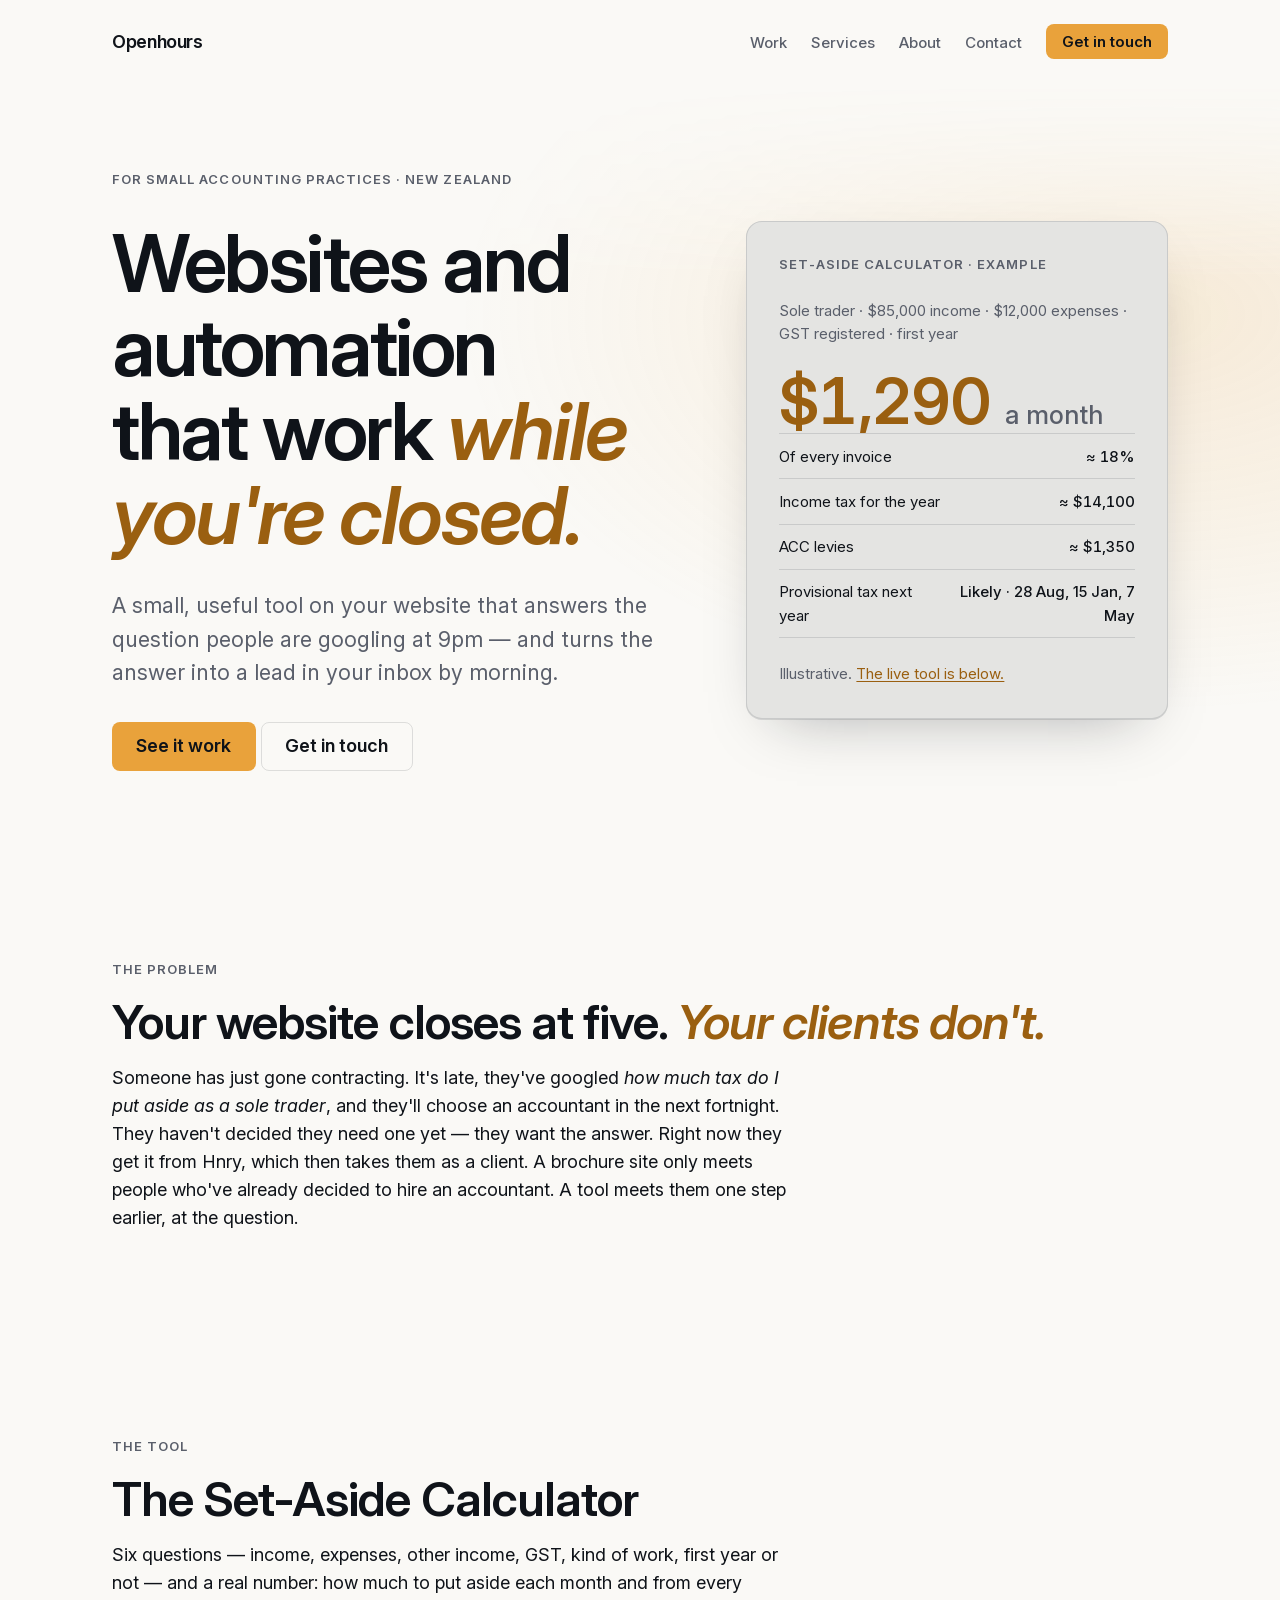
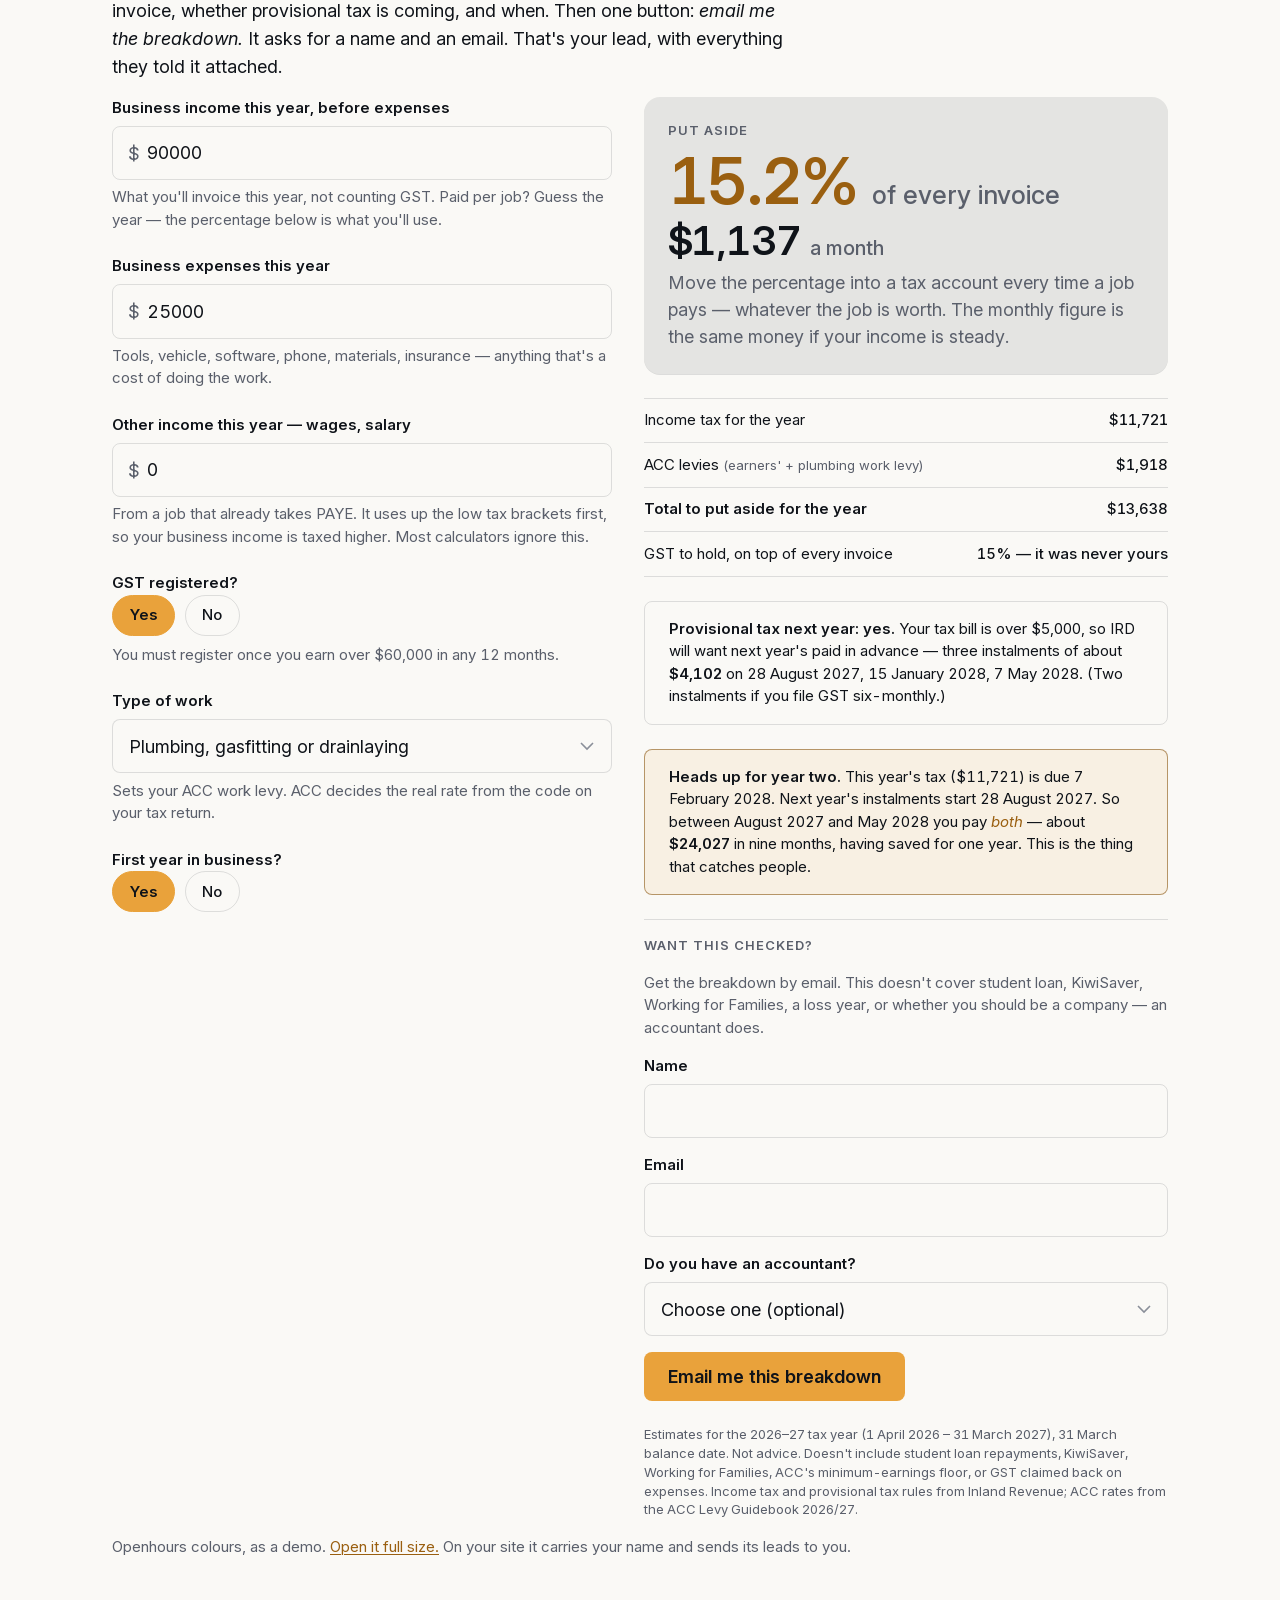
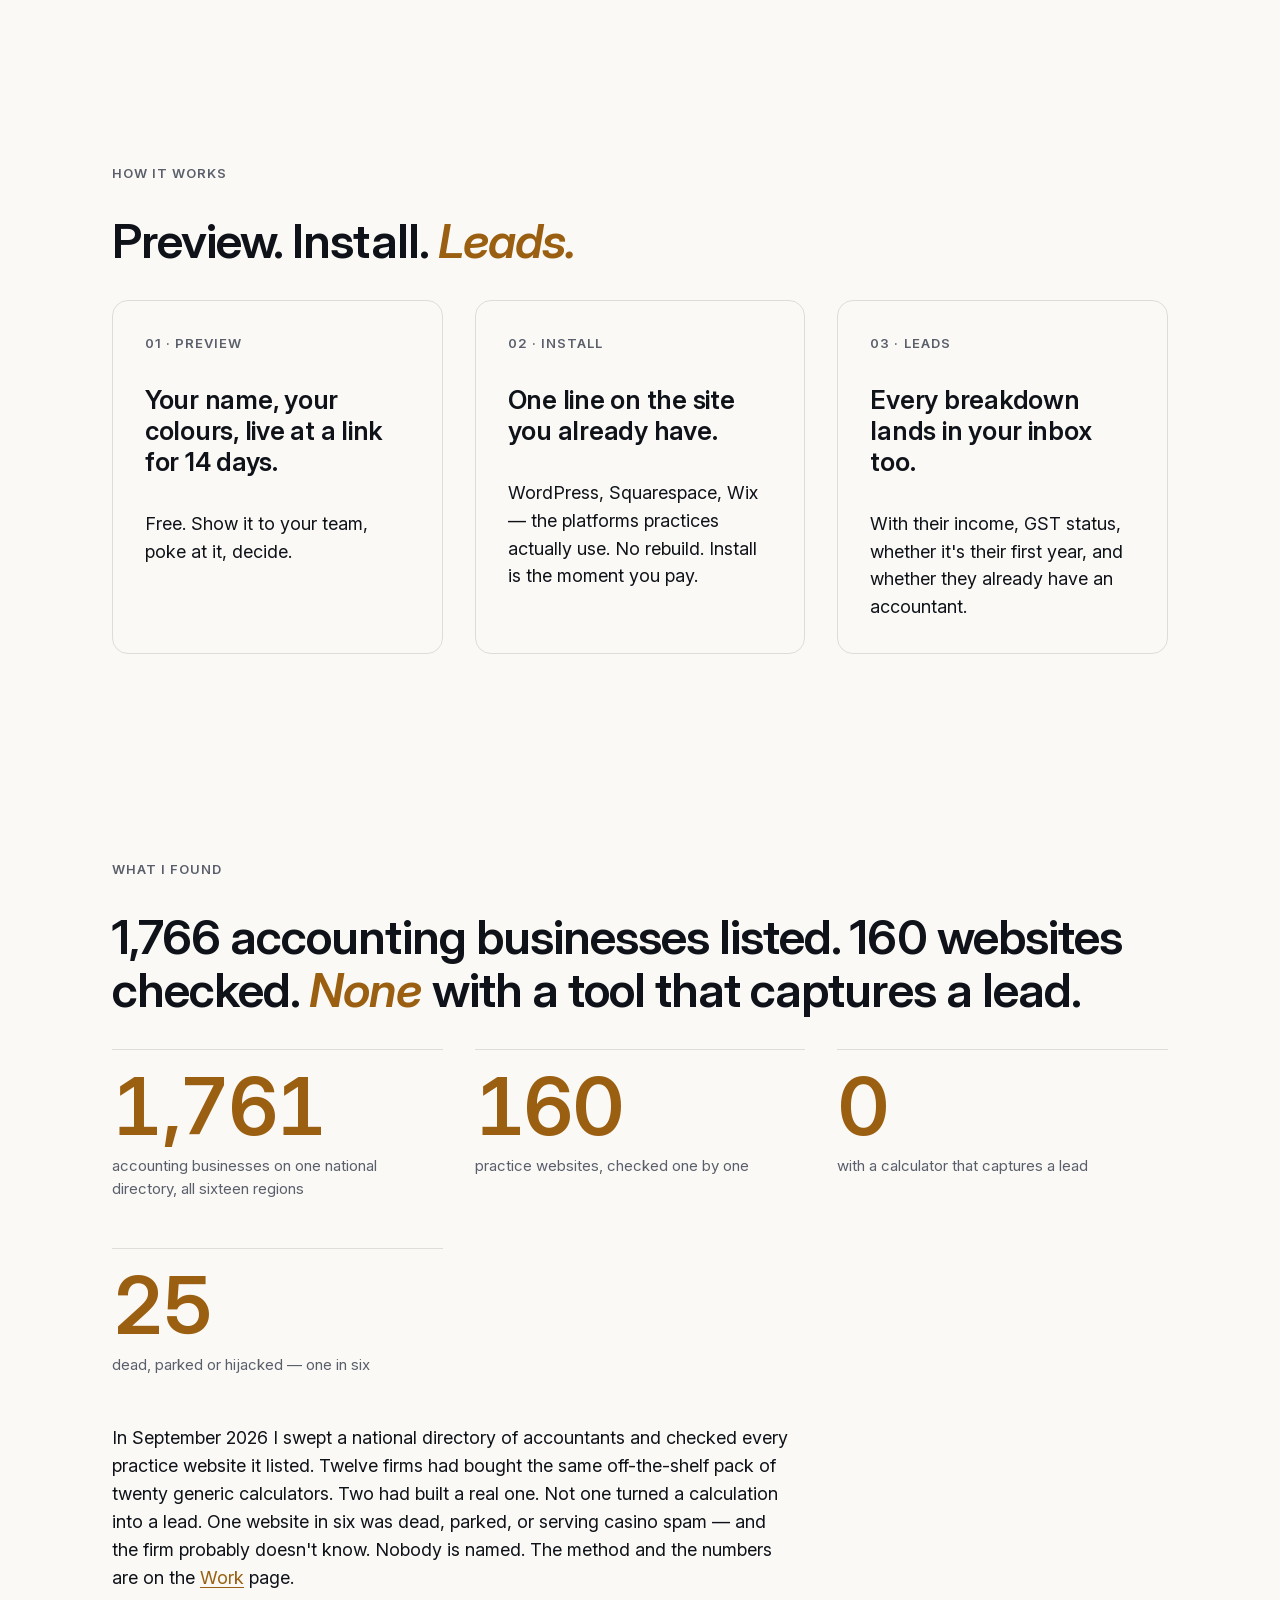
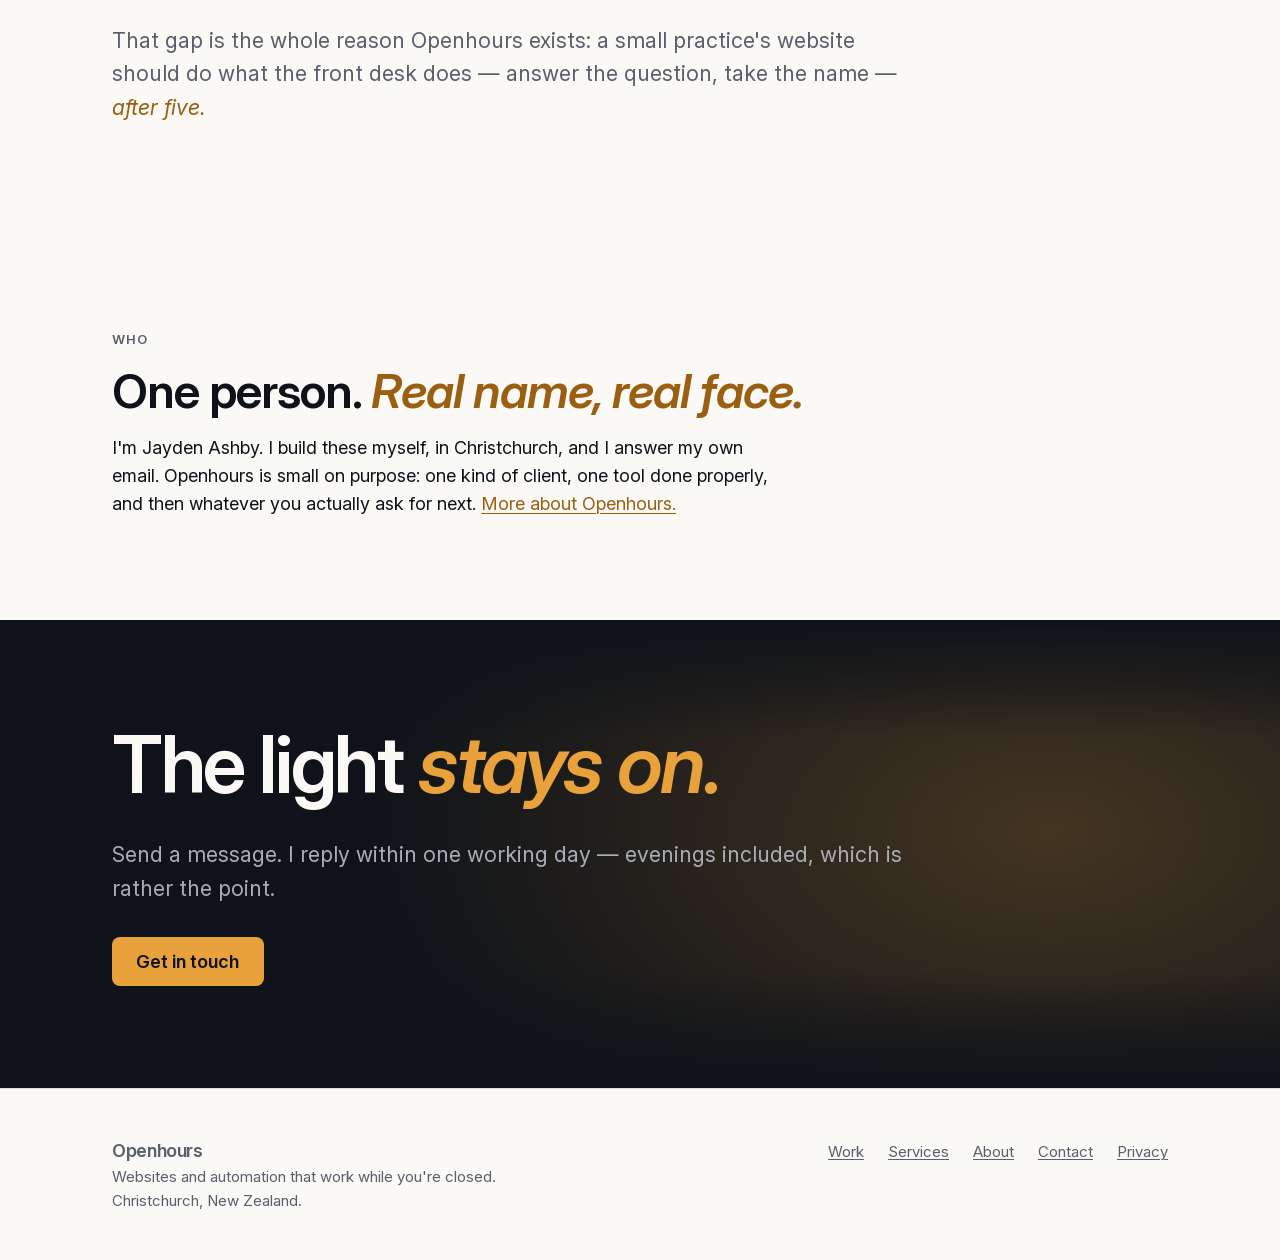
<file: index.html>
<!doctype html>
<html lang="en-NZ" class="dusk">
<head>
  <meta charset="utf-8">
  <meta name="viewport" content="width=device-width, initial-scale=1">
  <title>Openhours — websites and automation that work while you're closed</title>
  <meta name="description" content="Web builds and automation for small accounting practices. A live tool on your site that answers the 9pm question and turns it into a lead.">
  <meta name="robots" content="noindex">
  <link rel="canonical" href="https://openhours-nz.github.io/">
  <meta property="og:type" content="website">
  <meta property="og:site_name" content="Openhours">
  <meta property="og:title" content="Openhours — websites and automation that work while you're closed">
  <meta property="og:description" content="Web builds and automation for small accounting practices. A live tool on your site that answers the 9pm question and turns it into a lead.">
  <meta property="og:url" content="https://openhours-nz.github.io/">
  <meta property="og:image" content="https://openhours-nz.github.io/og.png">
  <meta name="twitter:card" content="summary_large_image">
  <meta name="theme-color" content="#FAF9F6" media="(prefers-color-scheme: light)">
  <meta name="theme-color" content="#0F1319" media="(prefers-color-scheme: dark)">
  <link rel="icon" href="/favicon.svg" type="image/svg+xml">
  <link rel="apple-touch-icon" href="/apple-touch-icon.png">
  <link rel="stylesheet" href="/styles.css">
  <script>document.documentElement.classList.add('js')</script>
  <script src="/main.js" defer></script>
  <script src="/tools/set-aside/set-aside.js" defer></script>
</head>
<body>
<a class="skip" href="#main">Skip to content</a>
<header class="container">
  <nav class="nav" aria-label="Main">
    <a class="wordmark" href="/">Openhours</a>
    <ul>
      <li><a href="/work/">Work</a></li>
      <li><a href="/services/">Services</a></li>
      <li><a href="/about/">About</a></li>
      <li><a href="/contact/">Contact</a></li>
      <li><a class="btn btn--primary" href="/contact/">Get in touch</a></li>
    </ul>
  </nav>
</header>

<main id="main">

<section class="hero-section glow-day">
  <div class="container hero-grid" data-stagger>
    <div class="flow" style="--flow: var(--s-4)">
      <p class="eyebrow">For small accounting practices · New Zealand</p>
      <h1 class="hero">Websites and automation that work <em>while you're closed.</em></h1>
      <p class="lede">A small, useful tool on your website that answers the question people are googling at 9pm — and turns the answer into a lead in your inbox by morning.</p>
      <p><a class="btn btn--primary" href="#tool">See it work</a> <a class="btn btn--secondary" href="/contact/">Get in touch</a></p>
    </div>
    <div class="card result flow" aria-label="Example result from the Set-Aside Calculator">
      <p class="eyebrow">Set-Aside Calculator · example</p>
      <p class="small">Sole trader · $85,000 income · $12,000 expenses · GST registered · first year</p>
      <p class="result__big num"><span class="accent">$1,290</span> <span class="result__unit">a month</span></p>
      <ul class="result__rows">
        <li><span>Of every invoice</span><span class="num">≈ 18%</span></li>
        <li><span>Income tax for the year</span><span class="num">≈ $14,100</span></li>
        <li><span>ACC levies</span><span class="num">≈ $1,350</span></li>
        <li><span>Provisional tax next year</span><span>Likely · 28 Aug, 15 Jan, 7 May</span></li>
      </ul>
      <p class="small">Illustrative. <a href="#tool">The live tool is below.</a></p>
    </div>
  </div>
</section>

<section class="container section flow">
  <p class="eyebrow">The problem</p>
  <h2 class="h2">Your website closes at five. <em>Your clients don't.</em></h2>
  <p class="prose">Someone has just gone contracting. It's late, they've googled <em>how much tax do I put aside as a sole trader</em>, and they'll choose an accountant in the next fortnight. They haven't decided they need one yet — they want the answer. Right now they get it from Hnry, which then takes them as a client. A brochure site only meets people who've already decided to hire an accountant. A tool meets them one step earlier, at the question.</p>
</section>

<section class="container section flow" id="tool">
  <p class="eyebrow">The tool</p>
  <h2 class="h2">The Set-Aside Calculator</h2>
  <p class="prose">Six questions — income, expenses, other income, GST, kind of work, first year or not — and a real number: how much to put aside each month and from every invoice, whether provisional tax is coming, and when. Then one button: <em>email me the breakdown.</em> It asks for a name and an email. That's your lead, with everything they told it attached.</p>
  <div data-tool="set-aside" data-intro="off" data-endpoint=""></div>
  <p class="small">Openhours colours, as a demo. <a href="/tools/set-aside/">Open it full size.</a> On your site it carries your name and sends its leads to you.</p>
</section>

<section class="container section flow" style="--flow: var(--s-4)">
  <p class="eyebrow">How it works</p>
  <h2 class="h2">Preview. Install. <em>Leads.</em></h2>
  <div class="grid steps" data-stagger>
    <div class="card flow"><p class="eyebrow">Preview</p><p class="h3">Your name, your colours, live at a link for 14 days.</p><p>Free. Show it to your team, poke at it, decide.</p></div>
    <div class="card flow"><p class="eyebrow">Install</p><p class="h3">One line on the site you already have.</p><p>WordPress, Squarespace, Wix — the platforms practices actually use. No rebuild. Install is the moment you pay.</p></div>
    <div class="card flow"><p class="eyebrow">Leads</p><p class="h3">Every breakdown lands in your inbox too.</p><p>With their income, GST status, whether it's their first year, and whether they already have an accountant.</p></div>
  </div>
</section>

<section class="container section flow" style="--flow: var(--s-4)">
  <p class="eyebrow">What I found</p>
  <h2 class="h2">1,766 accounting businesses listed. 160 websites checked. <em>None</em> with a tool that captures a lead.</h2>
  <div class="grid stats" data-stagger>
    <div><p class="stat num" data-count="1766">0</p><p class="small">accounting businesses on one national directory, all sixteen regions</p></div>
    <div><p class="stat num" data-count="160">0</p><p class="small">practice websites, checked one by one</p></div>
    <div><p class="stat num" data-count="0">0</p><p class="small">with a calculator that captures a lead</p></div>
    <div><p class="stat num" data-count="26">0</p><p class="small">dead, parked or hijacked — one in six</p></div>
  </div>
  <p class="prose">In September 2026 I swept a national directory of accountants and checked every practice website it listed. Twelve firms had bought the same off-the-shelf pack of twenty generic calculators. Two had built a real one. Not one turned a calculation into a lead. One website in six was dead, parked, or serving casino spam — and the firm probably doesn't know. Nobody is named. The method and the numbers are on the <a href="/work/">Work</a> page.</p>
  <p class="lede">That gap is the whole reason Openhours exists: a small practice's website should do what the front desk does — answer the question, take the name — <em class="accent">after five.</em></p>
</section>

<section class="container section flow">
  <p class="eyebrow">Who</p>
  <h2 class="h2">One person. <em>Real name, real face.</em></h2>
  <p class="prose">I'm Jayden Ashby. I build these myself, in Christchurch, and I answer my own email. Openhours is small on purpose: one kind of client, one tool done properly, and then whatever you actually ask for next. <a href="/about/">More about Openhours.</a></p>
</section>

<section class="surface section glow" data-theme="night">
  <div class="container flow" style="--flow: var(--s-4)">
    <h2 class="hero">The light <em>stays on.</em></h2>
    <p class="lede">Send a message. I reply within one working day — evenings included, which is rather the point.</p>
    <p><a class="btn btn--primary" href="/contact/">Get in touch</a></p>
  </div>
</section>
</main>

<footer class="footer">
  <div class="container row">
    <div>
      <a class="wordmark" href="/">Openhours</a><br>
      Websites and automation that work while you're closed.<br>
      Christchurch, New Zealand.
    </div>
    <ul>
      <li><a href="/work/">Work</a></li>
      <li><a href="/services/">Services</a></li>
      <li><a href="/about/">About</a></li>
      <li><a href="/contact/">Contact</a></li>
      <li><a href="/privacy/">Privacy</a></li>
    </ul>
  </div>
</footer>
</body>
</html>
</file>
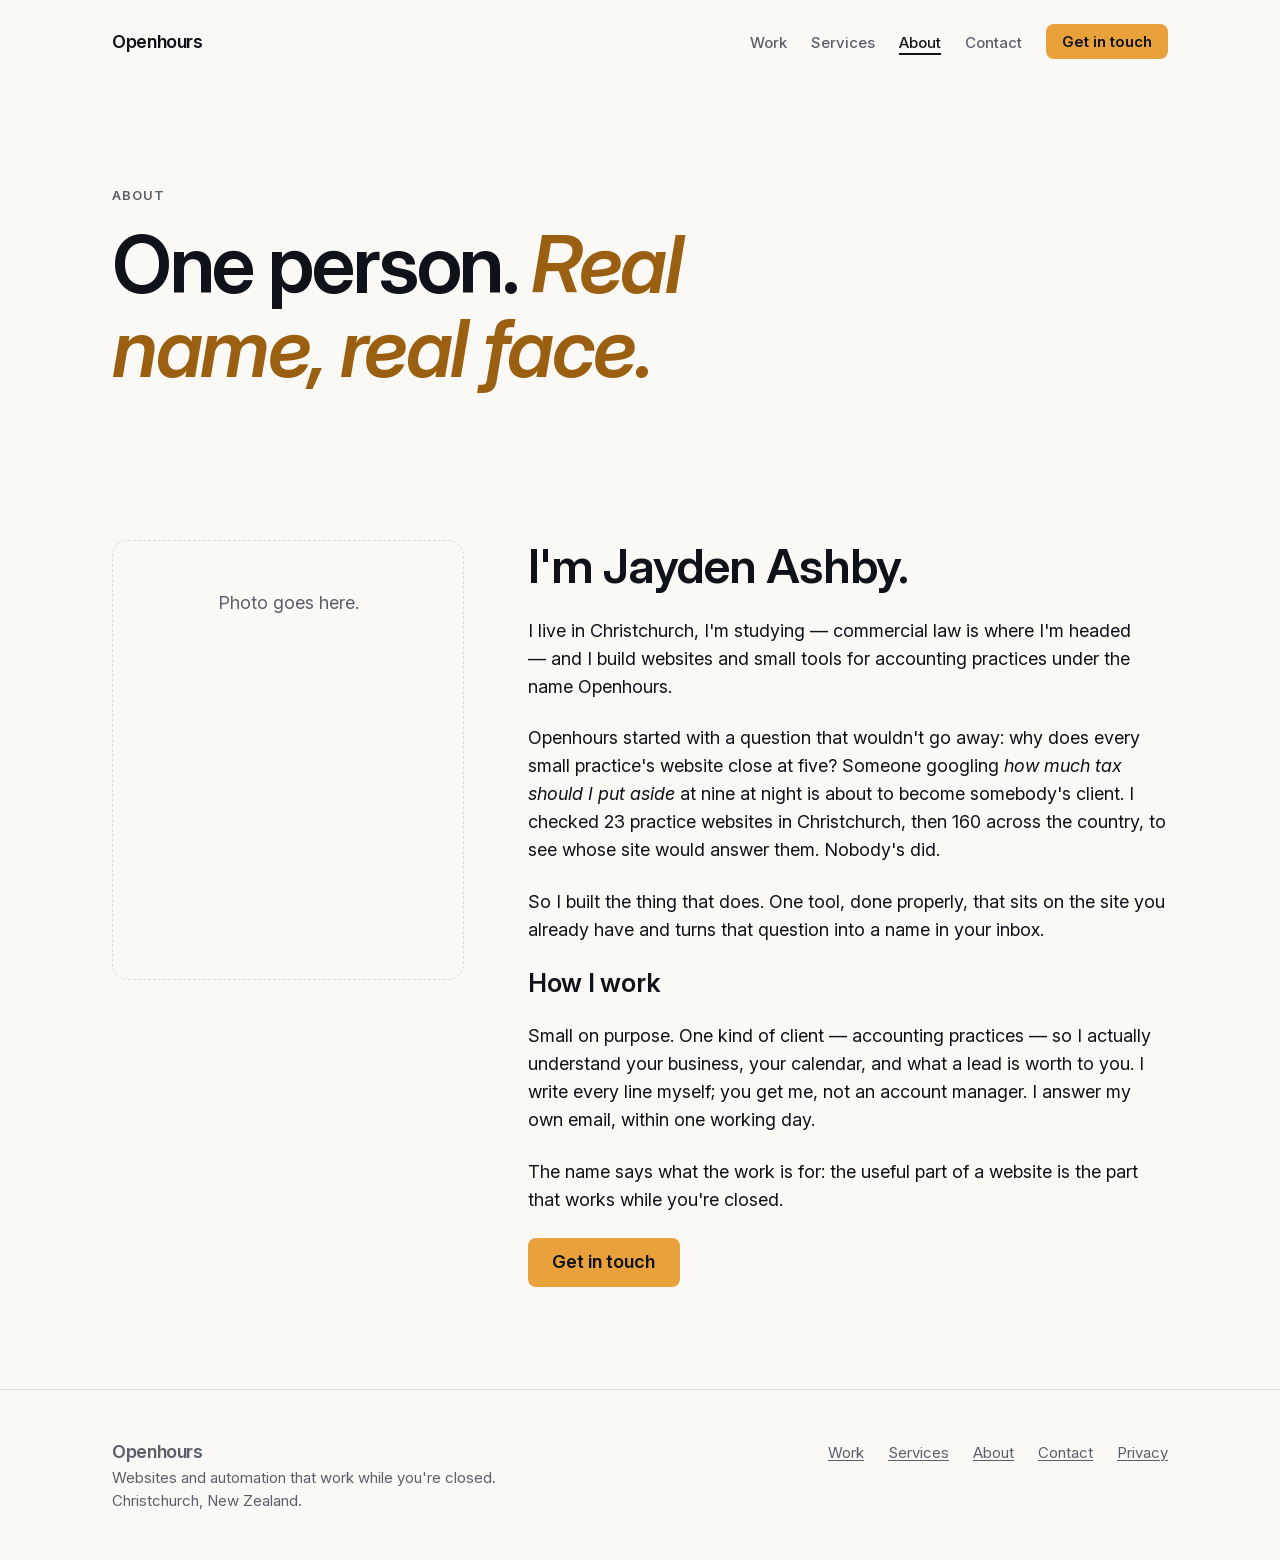
<file: about/index.html>
<!doctype html>
<html lang="en-NZ">
<head>
  <meta charset="utf-8">
  <meta name="viewport" content="width=device-width, initial-scale=1">
  <title>About — Openhours</title>
  <meta name="description" content="Jayden Ashby, Christchurch. Why Openhours exists and how it works.">
  <meta name="robots" content="noindex">
  <link rel="canonical" href="https://openhours-nz.github.io/about/index.html">
  <meta property="og:type" content="website">
  <meta property="og:site_name" content="Openhours">
  <meta property="og:title" content="About — Openhours">
  <meta property="og:description" content="Jayden Ashby, Christchurch. Why Openhours exists and how it works.">
  <meta property="og:url" content="https://openhours-nz.github.io/about/index.html">
  <meta property="og:image" content="https://openhours-nz.github.io/og.png">
  <meta name="twitter:card" content="summary_large_image">
  <meta name="theme-color" content="#FAF9F6" media="(prefers-color-scheme: light)">
  <meta name="theme-color" content="#0F1319" media="(prefers-color-scheme: dark)">
  <link rel="icon" href="/favicon.svg" type="image/svg+xml">
  <link rel="apple-touch-icon" href="/apple-touch-icon.png">
  <link rel="stylesheet" href="/styles.css">
  <script>document.documentElement.classList.add('js')</script>
  <script src="/main.js" defer></script>
</head>
<body>
<a class="skip" href="#main">Skip to content</a>
<header class="container">
  <nav class="nav" aria-label="Main">
    <a class="wordmark" href="/">Openhours</a>
    <ul>
      <li><a href="/work/">Work</a></li>
      <li><a href="/services/">Services</a></li>
      <li><a href="/about/" aria-current="page">About</a></li>
      <li><a href="/contact/">Contact</a></li>
      <li><a class="btn btn--primary" href="/contact/">Get in touch</a></li>
    </ul>
  </nav>
</header>

<main id="main">

<section class="container page-title flow">
  <p class="eyebrow">About</p>
  <h1 class="hero">One person. <em>Real name, real face.</em></h1>
</section>

<section class="container section">
  <div class="about-grid" data-stagger>
    <div class="photo slot">Photo goes here.</div>
    <div class="flow prose" style="--flow: var(--s-3)">
      <h2 class="h2">I'm Jayden Ashby.</h2>
      <p>I live in Christchurch, I'm studying — commercial law is where I'm headed — and I build websites and small tools for accounting practices under the name Openhours.</p>
      <p>Openhours started with a question that wouldn't go away: why does every small practice's website close at five? Someone googling <em>how much tax should I put aside</em> at nine at night is about to become somebody's client. I checked 23 practice websites in Christchurch, then 160 across the country, to see whose site would answer them. Nobody's did.</p>
      <p>So I built the thing that does. One tool, done properly, that sits on the site you already have and turns that question into a name in your inbox.</p>
      <h2 class="h3">How I work</h2>
      <p>Small on purpose. One kind of client — accounting practices — so I actually understand your business, your calendar, and what a lead is worth to you. I write every line myself; you get me, not an account manager. I answer my own email, within one working day.</p>
      <p>The name says what the work is for: the useful part of a website is the part that works while you're closed.</p>
      <p><a class="btn btn--primary" href="/contact/">Get in touch</a></p>
    </div>
  </div>
</section>
</main>

<footer class="footer">
  <div class="container row">
    <div>
      <a class="wordmark" href="/">Openhours</a><br>
      Websites and automation that work while you're closed.<br>
      Christchurch, New Zealand.
    </div>
    <ul>
      <li><a href="/work/">Work</a></li>
      <li><a href="/services/">Services</a></li>
      <li><a href="/about/">About</a></li>
      <li><a href="/contact/">Contact</a></li>
      <li><a href="/privacy/">Privacy</a></li>
    </ul>
  </div>
</footer>
</body>
</html>
</file>
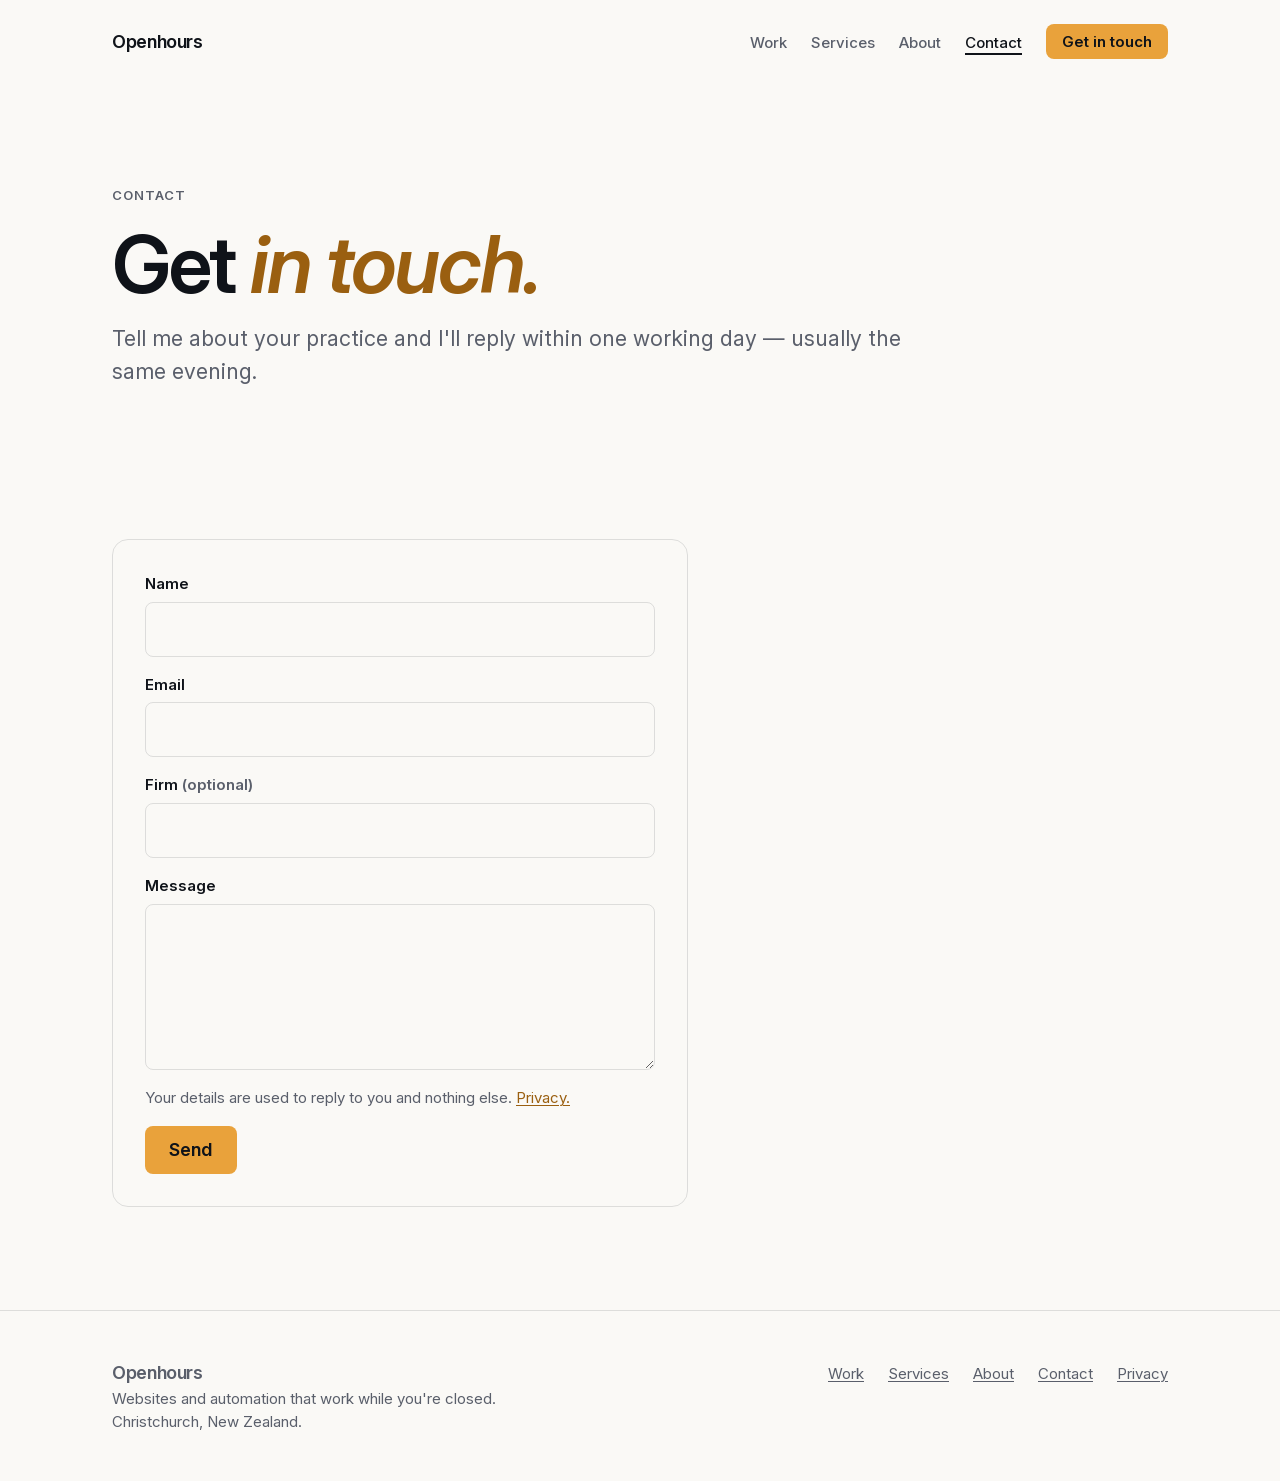
<file: contact/index.html>
<!doctype html>
<html lang="en-NZ">
<head>
  <meta charset="utf-8">
  <meta name="viewport" content="width=device-width, initial-scale=1">
  <title>Contact — Openhours</title>
  <meta name="description" content="Send a message. Reply within one working day.">
  <meta name="robots" content="noindex">
  <link rel="canonical" href="https://openhours-nz.github.io/contact/index.html">
  <meta property="og:type" content="website">
  <meta property="og:site_name" content="Openhours">
  <meta property="og:title" content="Contact — Openhours">
  <meta property="og:description" content="Send a message. Reply within one working day.">
  <meta property="og:url" content="https://openhours-nz.github.io/contact/index.html">
  <meta property="og:image" content="https://openhours-nz.github.io/og.png">
  <meta name="twitter:card" content="summary_large_image">
  <meta name="theme-color" content="#FAF9F6" media="(prefers-color-scheme: light)">
  <meta name="theme-color" content="#0F1319" media="(prefers-color-scheme: dark)">
  <link rel="icon" href="/favicon.svg" type="image/svg+xml">
  <link rel="apple-touch-icon" href="/apple-touch-icon.png">
  <link rel="stylesheet" href="/styles.css">
  <script>document.documentElement.classList.add('js')</script>
  <script src="/main.js" defer></script>
</head>
<body>
<a class="skip" href="#main">Skip to content</a>
<header class="container">
  <nav class="nav" aria-label="Main">
    <a class="wordmark" href="/">Openhours</a>
    <ul>
      <li><a href="/work/">Work</a></li>
      <li><a href="/services/">Services</a></li>
      <li><a href="/about/">About</a></li>
      <li><a href="/contact/" aria-current="page">Contact</a></li>
      <li><a class="btn btn--primary" href="/contact/">Get in touch</a></li>
    </ul>
  </nav>
</header>

<main id="main">

<section class="container page-title flow">
  <p class="eyebrow">Contact</p>
  <h1 class="hero">Get <em>in touch.</em></h1>
  <p class="lede">Tell me about your practice and I'll reply within one working day — usually the same evening.</p>
</section>
<section class="container section">
  <form class="card flow" id="contact-form" action="#" method="post" data-endpoint="" style="max-width: 36rem" novalidate>
    <div class="field"><label for="name">Name</label><input id="name" name="name" type="text" autocomplete="name" required></div>
    <div class="field"><label for="email">Email</label><input id="email" name="email" type="email" autocomplete="email" required></div>
    <div class="field"><label for="firm">Firm <span class="small">(optional)</span></label><input id="firm" name="firm" type="text" autocomplete="organization"></div>
    <div class="field"><label for="message">Message</label><textarea id="message" name="message" rows="5" required></textarea></div>
    <div class="hp" aria-hidden="true"><label for="website">Leave this empty</label><input id="website" name="website" type="text" tabindex="-1" autocomplete="off"></div>
    <p class="small">Your details are used to reply to you and nothing else. <a href="/privacy/">Privacy.</a></p>
    <p class="sg-row" style="display:flex;gap:var(--s-2);align-items:center;flex-wrap:wrap"><button class="btn btn--primary" type="submit">Send</button> <span class="small form-status" role="status" aria-live="polite"></span></p>
  </form>
  <div class="card flow" id="contact-sent" hidden style="max-width: 36rem">
    <p class="eyebrow">Sent</p>
    <p class="h3">Got it. <em class="accent">I'll reply within one working day.</em></p>
    <p class="small">A copy of this confirmation is on its way to your inbox.</p>
  </div>
</section>
</main>

<footer class="footer">
  <div class="container row">
    <div>
      <a class="wordmark" href="/">Openhours</a><br>
      Websites and automation that work while you're closed.<br>
      Christchurch, New Zealand.
    </div>
    <ul>
      <li><a href="/work/">Work</a></li>
      <li><a href="/services/">Services</a></li>
      <li><a href="/about/">About</a></li>
      <li><a href="/contact/">Contact</a></li>
      <li><a href="/privacy/">Privacy</a></li>
    </ul>
  </div>
</footer>
</body>
</html>
</file>
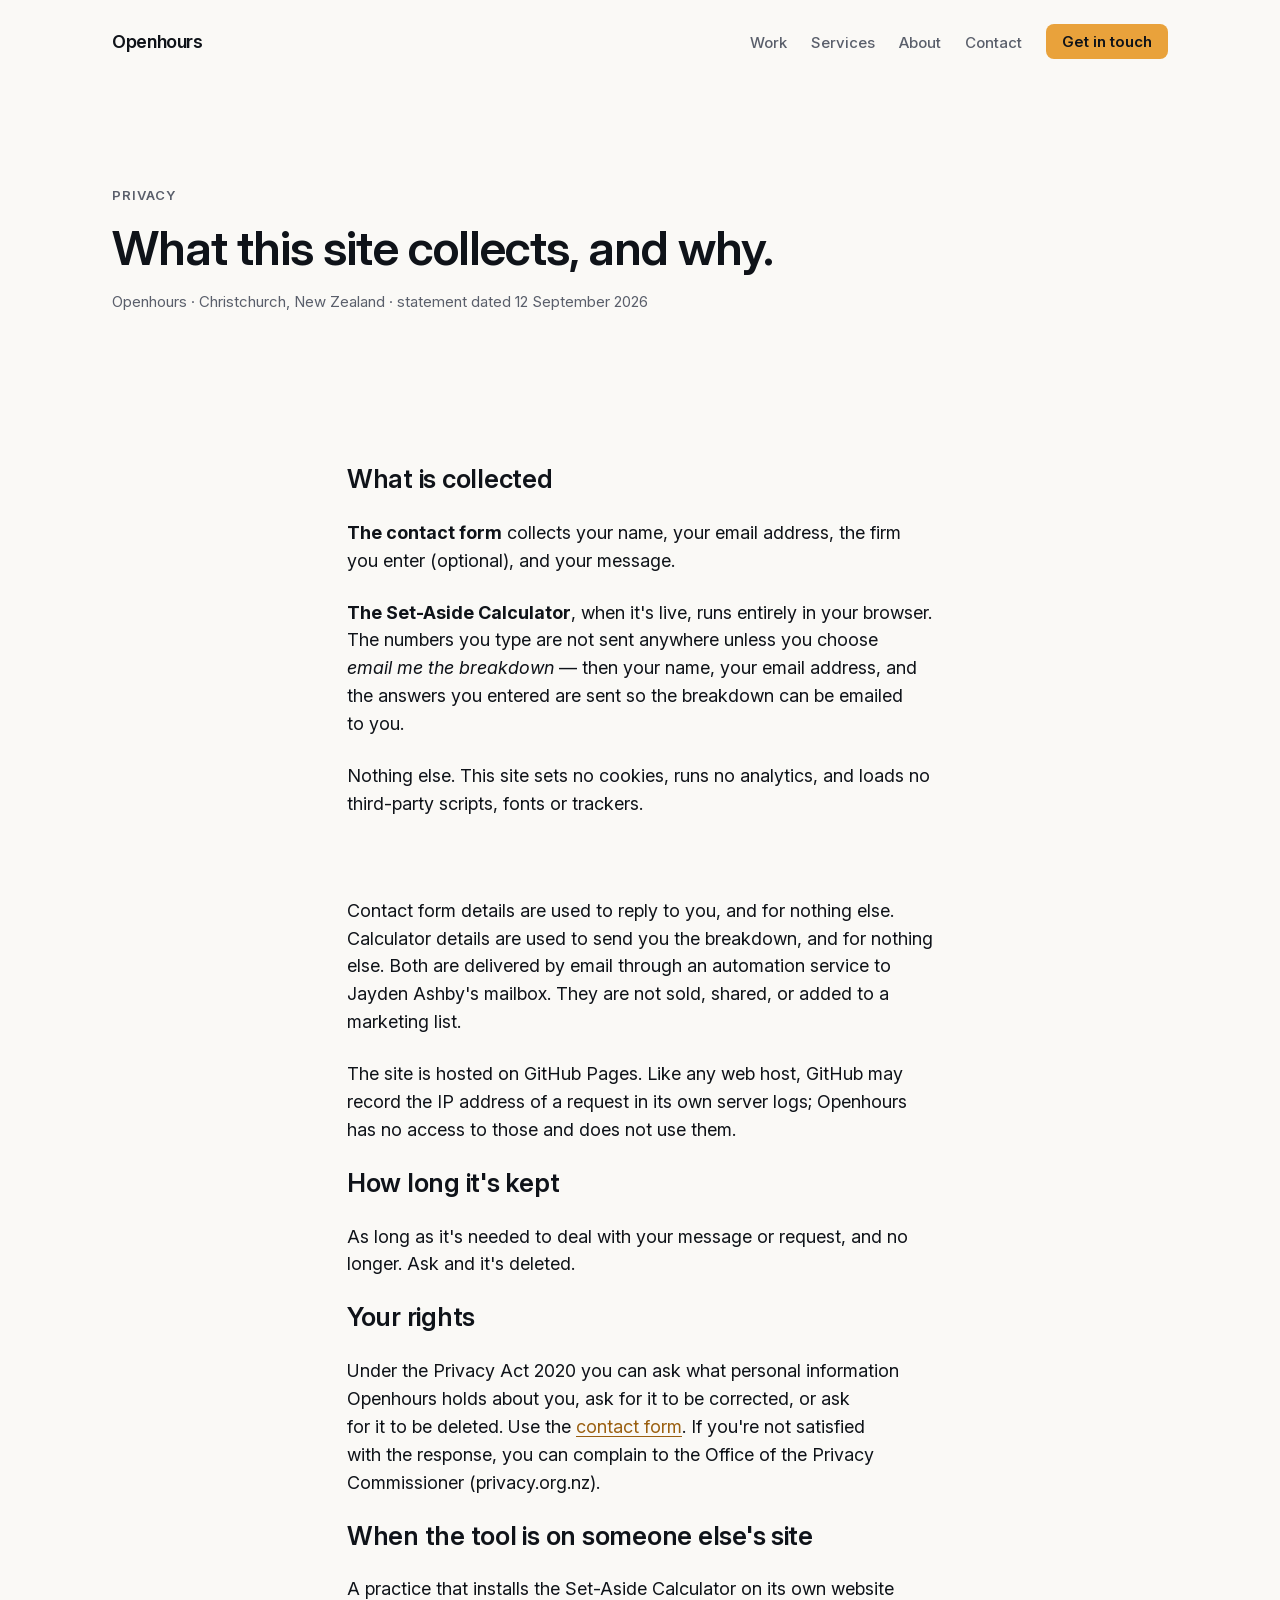
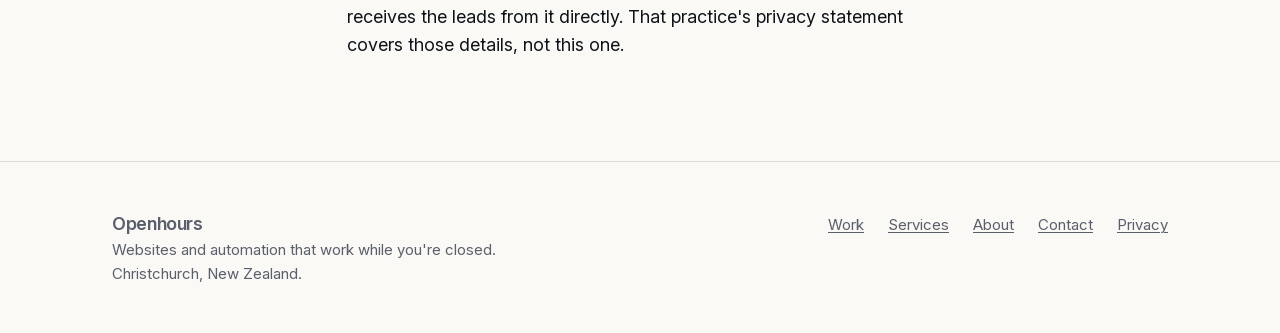
<file: privacy/index.html>
<!doctype html>
<html lang="en-NZ">
<head>
  <meta charset="utf-8">
  <meta name="viewport" content="width=device-width, initial-scale=1">
  <title>Privacy — Openhours</title>
  <meta name="description" content="What this site collects, why, where it goes, and your rights under the Privacy Act 2020.">
  <meta name="robots" content="noindex">
  <link rel="canonical" href="https://openhours-nz.github.io/privacy/index.html">
  <meta property="og:type" content="website">
  <meta property="og:site_name" content="Openhours">
  <meta property="og:title" content="Privacy — Openhours">
  <meta property="og:description" content="What this site collects, why, where it goes, and your rights under the Privacy Act 2020.">
  <meta property="og:url" content="https://openhours-nz.github.io/privacy/index.html">
  <meta property="og:image" content="https://openhours-nz.github.io/og.png">
  <meta name="twitter:card" content="summary_large_image">
  <meta name="theme-color" content="#FAF9F6" media="(prefers-color-scheme: light)">
  <meta name="theme-color" content="#0F1319" media="(prefers-color-scheme: dark)">
  <link rel="icon" href="/favicon.svg" type="image/svg+xml">
  <link rel="apple-touch-icon" href="/apple-touch-icon.png">
  <link rel="stylesheet" href="/styles.css">
  <script>document.documentElement.classList.add('js')</script>
  <script src="/main.js" defer></script>
</head>
<body>
<a class="skip" href="#main">Skip to content</a>
<header class="container">
  <nav class="nav" aria-label="Main">
    <a class="wordmark" href="/">Openhours</a>
    <ul>
      <li><a href="/work/">Work</a></li>
      <li><a href="/services/">Services</a></li>
      <li><a href="/about/">About</a></li>
      <li><a href="/contact/">Contact</a></li>
      <li><a class="btn btn--primary" href="/contact/">Get in touch</a></li>
    </ul>
  </nav>
</header>

<main id="main">

<section class="container page-title flow">
  <p class="eyebrow">Privacy</p>
  <h1 class="h2">What this site collects, and why.</h1>
  <p class="small">Openhours · Christchurch, New Zealand · statement dated 12 September 2026</p>
</section>
<section class="container section flow prose" style="--flow: var(--s-3)">
  <h2 class="h3">What is collected</h2>
  <p><strong>The contact form</strong> collects your name, your email address, the firm you enter (optional), and your message.</p>
  <p><strong>The Set-Aside Calculator</strong>, when it's live, runs entirely in your browser. The numbers you type are not sent anywhere unless you choose <em>email me the breakdown</em> — then your name, your email address, and the answers you entered are sent so the breakdown can be emailed to you.</p>
  <p>Nothing else. This site sets no cookies, runs no analytics, and loads no third-party scripts, fonts or trackers.</p>
  <h2 class="h3">Why, and where it goes</h2>
  <p>Contact form details are used to reply to you, and for nothing else. Calculator details are used to send you the breakdown, and for nothing else. Both are delivered by email through an automation service to Jayden Ashby's mailbox. They are not sold, shared, or added to a marketing list.</p>
  <p>The site is hosted on GitHub Pages. Like any web host, GitHub may record the IP address of a request in its own server logs; Openhours has no access to those and does not use them.</p>
  <h2 class="h3">How long it's kept</h2>
  <p>As long as it's needed to deal with your message or request, and no longer. Ask and it's deleted.</p>
  <h2 class="h3">Your rights</h2>
  <p>Under the Privacy Act 2020 you can ask what personal information Openhours holds about you, ask for it to be corrected, or ask for it to be deleted. Use the <a href="/contact/">contact form</a>. If you're not satisfied with the response, you can complain to the Office of the Privacy Commissioner (privacy.org.nz).</p>
  <h2 class="h3">When the tool is on someone else's site</h2>
  <p>A practice that installs the Set-Aside Calculator on its own website receives the leads from it directly. That practice's privacy statement covers those details, not this one.</p>
</section>
</main>

<footer class="footer">
  <div class="container row">
    <div>
      <a class="wordmark" href="/">Openhours</a><br>
      Websites and automation that work while you're closed.<br>
      Christchurch, New Zealand.
    </div>
    <ul>
      <li><a href="/work/">Work</a></li>
      <li><a href="/services/">Services</a></li>
      <li><a href="/about/">About</a></li>
      <li><a href="/contact/">Contact</a></li>
      <li><a href="/privacy/">Privacy</a></li>
    </ul>
  </div>
</footer>
</body>
</html>
</file>
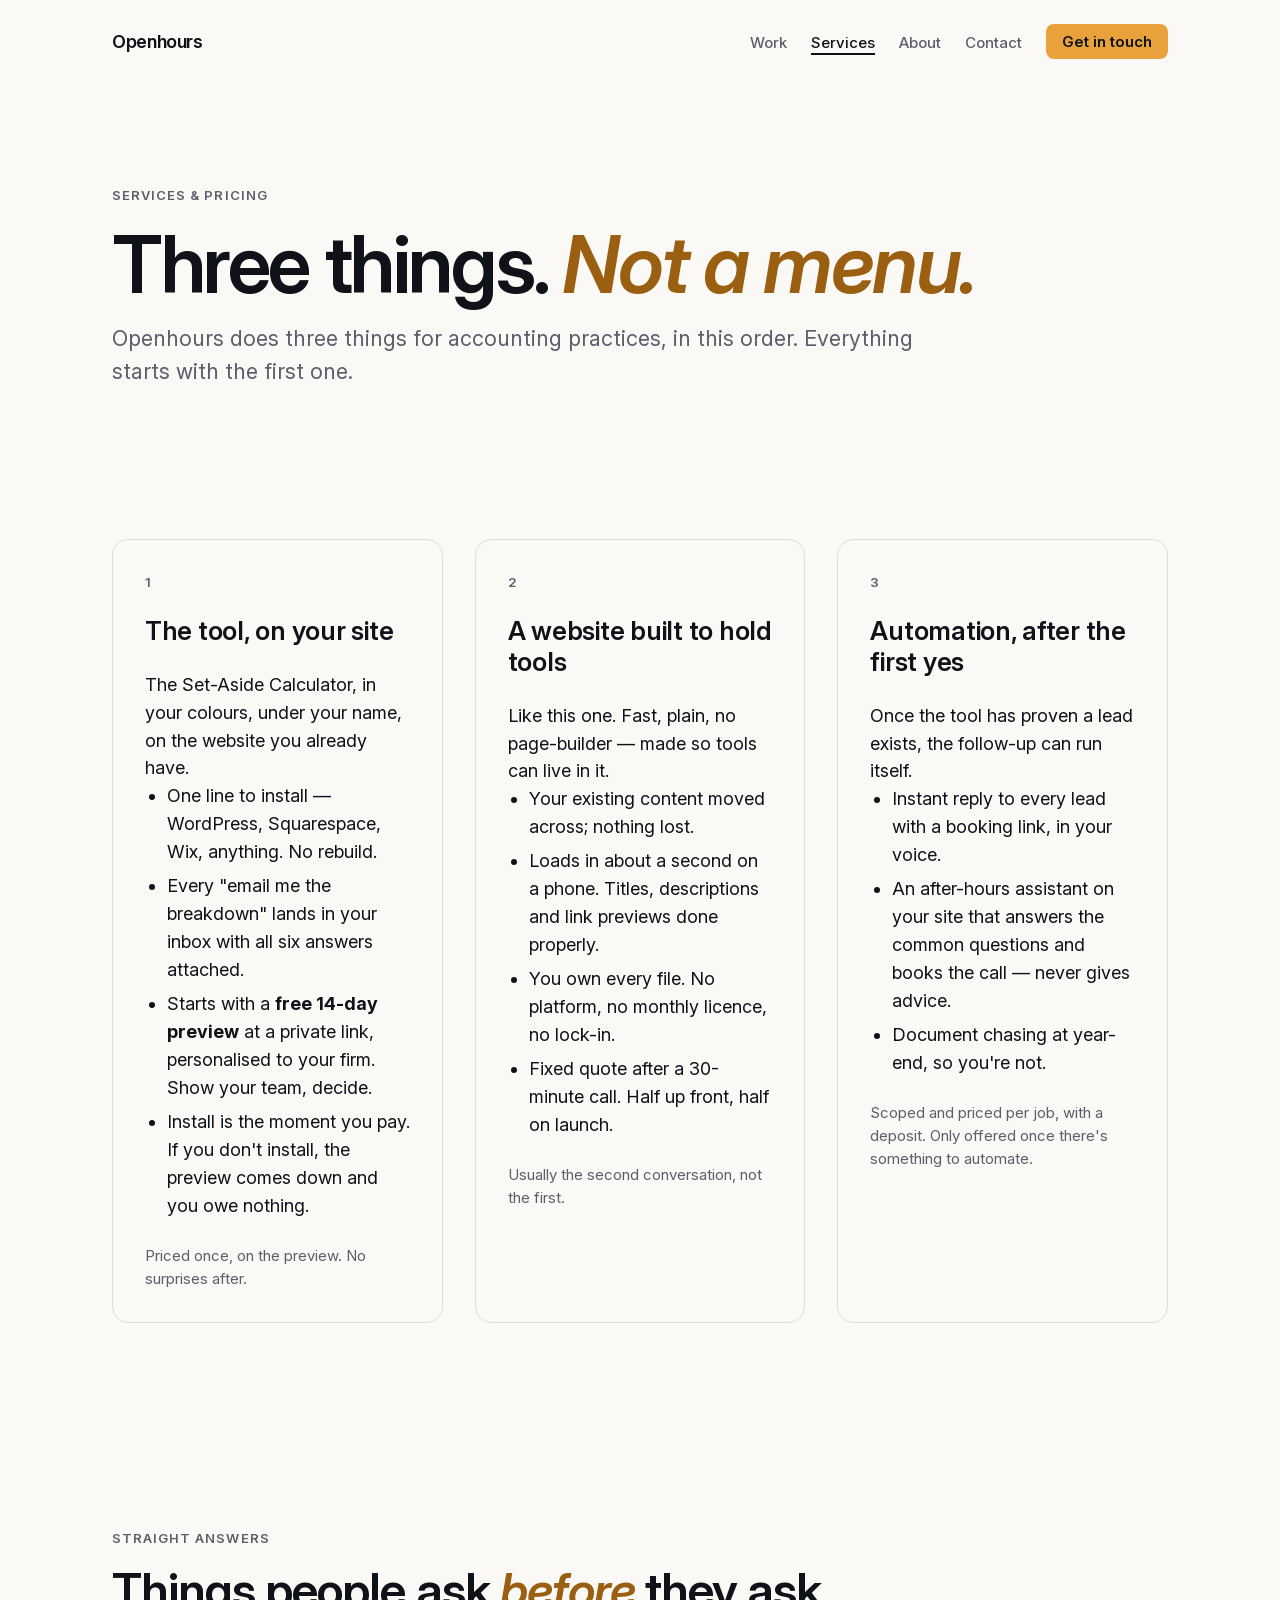
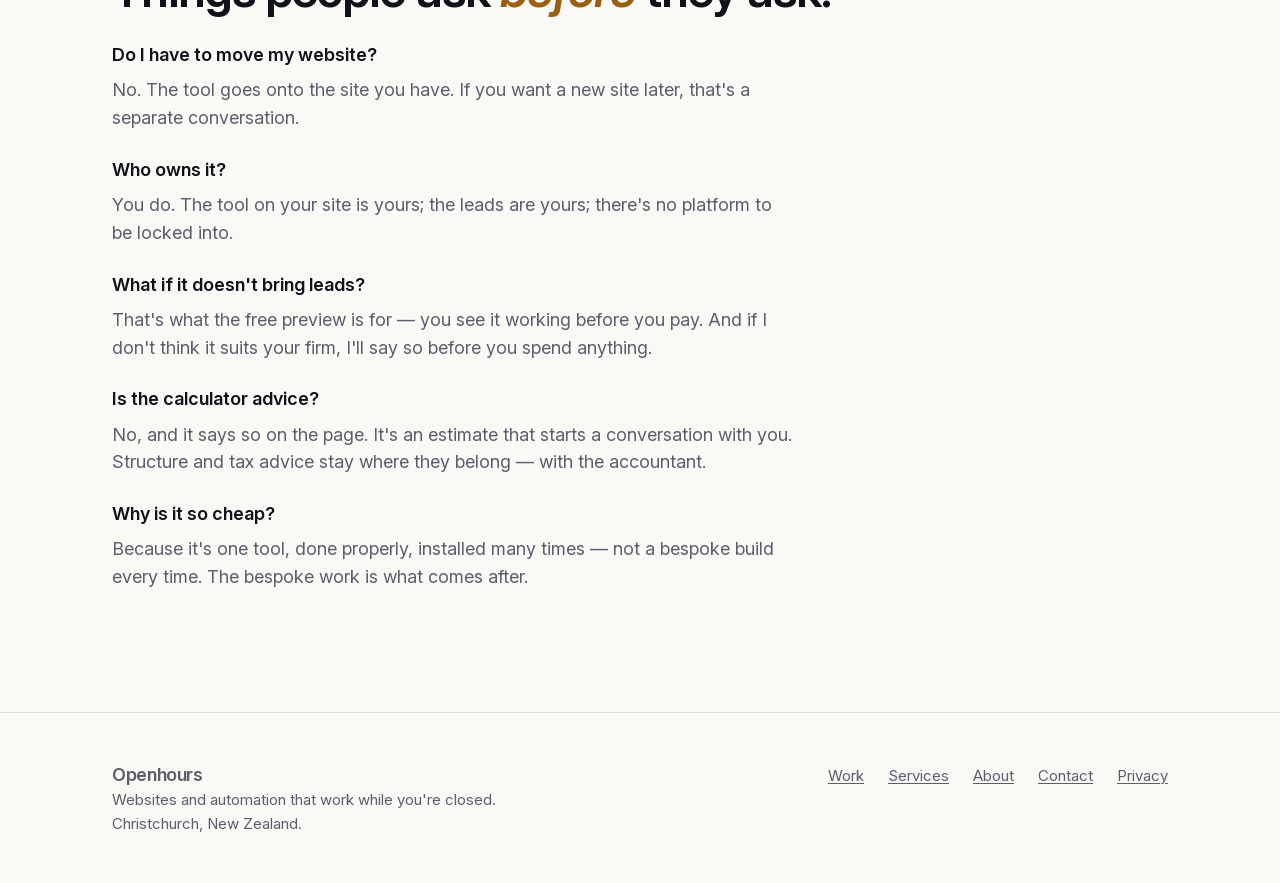
<file: services/index.html>
<!doctype html>
<html lang="en-NZ">
<head>
  <meta charset="utf-8">
  <meta name="viewport" content="width=device-width, initial-scale=1">
  <title>Services & pricing — Openhours</title>
  <meta name="description" content="Three things for accounting practices: a lead-capture tool on your existing site, a website built to hold tools, and automation after the first yes.">
  <meta name="robots" content="noindex">
  <link rel="canonical" href="https://openhours-nz.github.io/services/index.html">
  <meta property="og:type" content="website">
  <meta property="og:site_name" content="Openhours">
  <meta property="og:title" content="Services & pricing — Openhours">
  <meta property="og:description" content="Three things for accounting practices: a lead-capture tool on your existing site, a website built to hold tools, and automation after the first yes.">
  <meta property="og:url" content="https://openhours-nz.github.io/services/index.html">
  <meta property="og:image" content="https://openhours-nz.github.io/og.png">
  <meta name="twitter:card" content="summary_large_image">
  <meta name="theme-color" content="#FAF9F6" media="(prefers-color-scheme: light)">
  <meta name="theme-color" content="#0F1319" media="(prefers-color-scheme: dark)">
  <link rel="icon" href="/favicon.svg" type="image/svg+xml">
  <link rel="apple-touch-icon" href="/apple-touch-icon.png">
  <link rel="stylesheet" href="/styles.css">
  <script>document.documentElement.classList.add('js')</script>
  <script src="/main.js" defer></script>
</head>
<body>
<a class="skip" href="#main">Skip to content</a>
<header class="container">
  <nav class="nav" aria-label="Main">
    <a class="wordmark" href="/">Openhours</a>
    <ul>
      <li><a href="/work/">Work</a></li>
      <li><a href="/services/" aria-current="page">Services</a></li>
      <li><a href="/about/">About</a></li>
      <li><a href="/contact/">Contact</a></li>
      <li><a class="btn btn--primary" href="/contact/">Get in touch</a></li>
    </ul>
  </nav>
</header>

<main id="main">

<section class="container page-title flow">
  <p class="eyebrow">Services &amp; pricing</p>
  <h1 class="hero">Three things. <em>Not a menu.</em></h1>
  <p class="lede">Openhours does three things for accounting practices, in this order. Everything starts with the first one.</p>
</section>

<section class="container section">
  <div class="grid" data-stagger>
    <div class="card offer flow">
      <p class="eyebrow">1</p>
      <h2 class="h3"><span>The tool, on your site</span></h2>
      <p>The Set-Aside Calculator, in your colours, under your name, on the website you already have.</p>
      <ul>
        <li>One line to install — WordPress, Squarespace, Wix, anything. No rebuild.</li>
        <li>Every "email me the breakdown" lands in your inbox with all six answers attached.</li>
        <li>Starts with a <strong>free 14-day preview</strong> at a private link, personalised to your firm. Show your team, decide.</li>
        <li>Install is the moment you pay. If you don't install, the preview comes down and you owe nothing.</li>
      </ul>
      <p class="small">Priced once, on the preview. No surprises after.</p>
    </div>
    <div class="card offer flow">
      <p class="eyebrow">2</p>
      <h2 class="h3"><span>A website built to hold tools</span></h2>
      <p>Like this one. Fast, plain, no page-builder — made so tools can live in it.</p>
      <ul>
        <li>Your existing content moved across; nothing lost.</li>
        <li>Loads in about a second on a phone. Titles, descriptions and link previews done properly.</li>
        <li>You own every file. No platform, no monthly licence, no lock-in.</li>
        <li>Fixed quote after a 30-minute call. Half up front, half on launch.</li>
      </ul>
      <p class="small">Usually the second conversation, not the first.</p>
    </div>
    <div class="card offer flow">
      <p class="eyebrow">3</p>
      <h2 class="h3"><span>Automation, after the first yes</span></h2>
      <p>Once the tool has proven a lead exists, the follow-up can run itself.</p>
      <ul>
        <li>Instant reply to every lead with a booking link, in your voice.</li>
        <li>An after-hours assistant on your site that answers the common questions and books the call — never gives advice.</li>
        <li>Document chasing at year-end, so you're not.</li>
      </ul>
      <p class="small">Scoped and priced per job, with a deposit. Only offered once there's something to automate.</p>
    </div>
  </div>
</section>

<section class="container section flow">
  <p class="eyebrow">Straight answers</p>
  <h2 class="h2">Things people ask <em>before</em> they ask.</h2>
  <dl class="faq">
    <dt>Do I have to move my website?</dt><dd>No. The tool goes onto the site you have. If you want a new site later, that's a separate conversation.</dd>
    <dt>Who owns it?</dt><dd>You do. The tool on your site is yours; the leads are yours; there's no platform to be locked into.</dd>
    <dt>What if it doesn't bring leads?</dt><dd>That's what the free preview is for — you see it working before you pay. And if I don't think it suits your firm, I'll say so before you spend anything.</dd>
    <dt>Is the calculator advice?</dt><dd>No, and it says so on the page. It's an estimate that starts a conversation with you. Structure and tax advice stay where they belong — with the accountant.</dd>
    <dt>Why is it so cheap?</dt><dd>Because it's one tool, done properly, installed many times — not a bespoke build every time. The bespoke work is what comes after.</dd>
  </dl>
</section>
</main>

<footer class="footer">
  <div class="container row">
    <div>
      <a class="wordmark" href="/">Openhours</a><br>
      Websites and automation that work while you're closed.<br>
      Christchurch, New Zealand.
    </div>
    <ul>
      <li><a href="/work/">Work</a></li>
      <li><a href="/services/">Services</a></li>
      <li><a href="/about/">About</a></li>
      <li><a href="/contact/">Contact</a></li>
      <li><a href="/privacy/">Privacy</a></li>
    </ul>
  </div>
</footer>
</body>
</html>
</file>
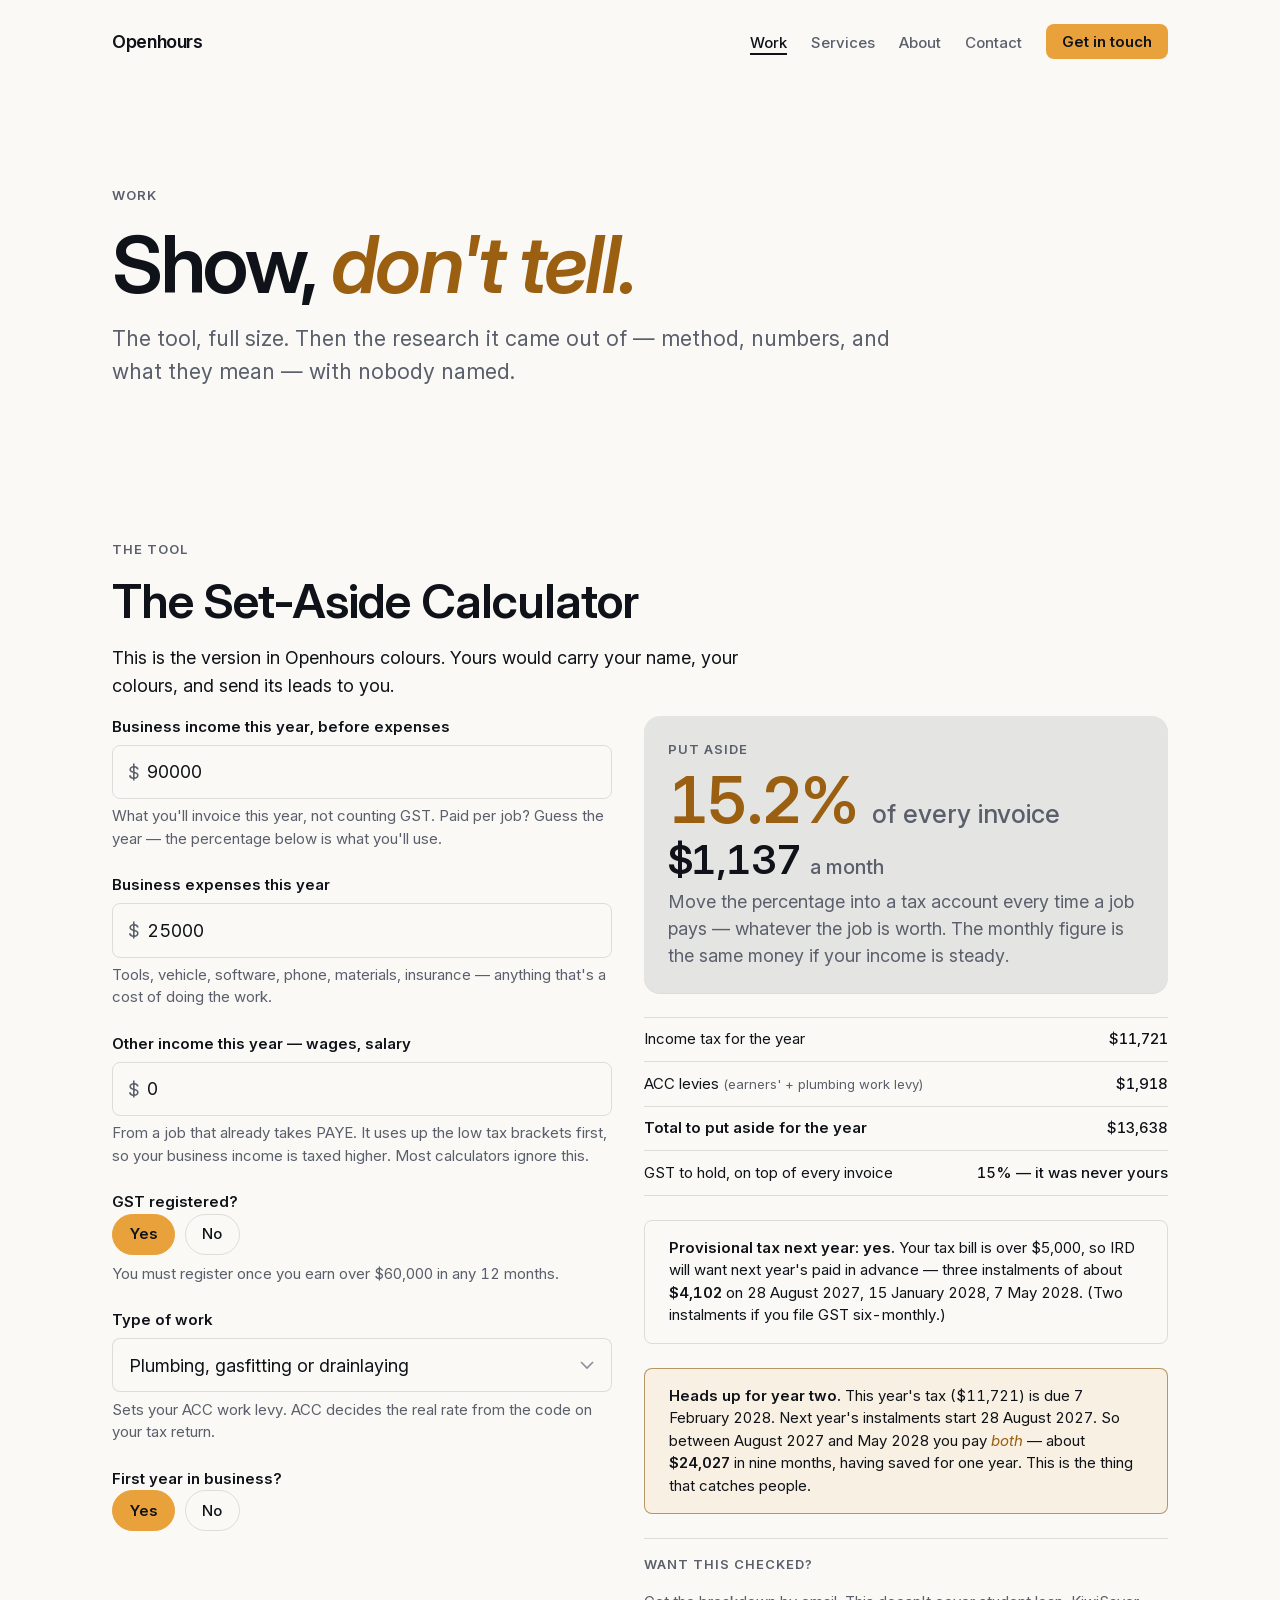
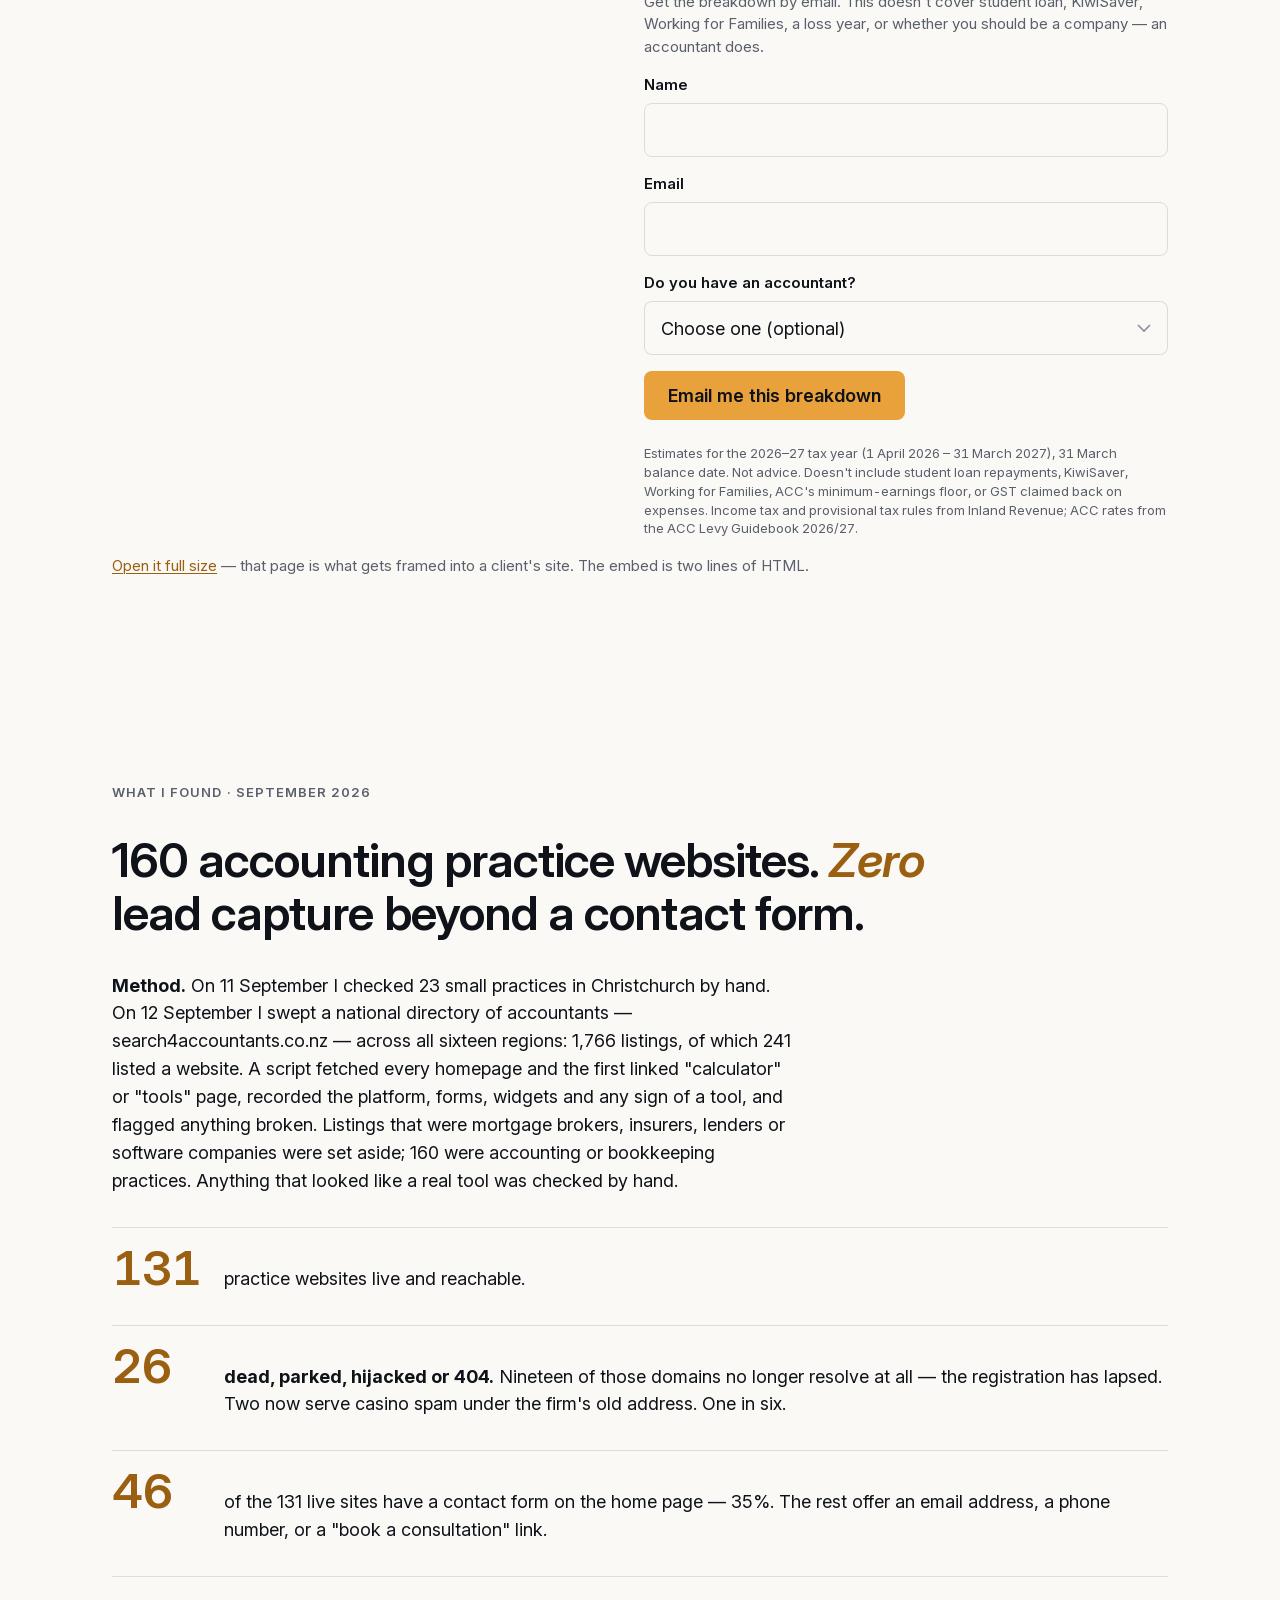
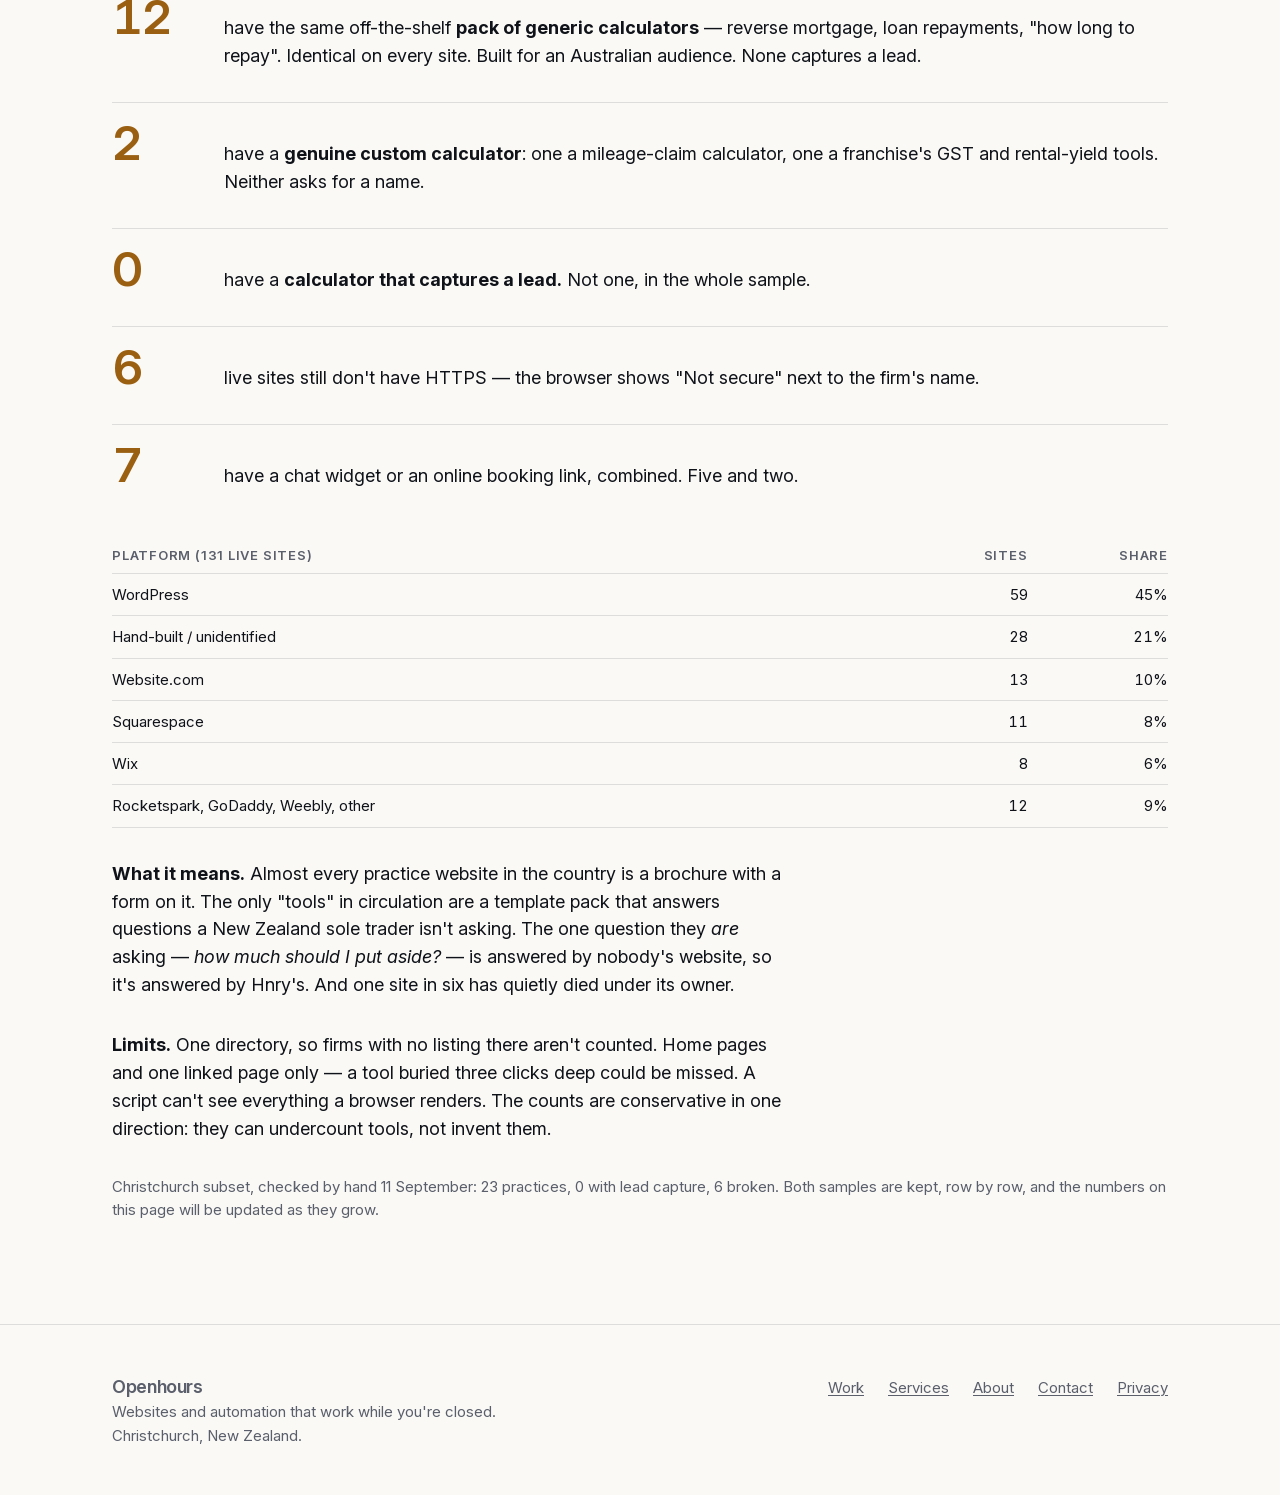
<file: work/index.html>
<!doctype html>
<html lang="en-NZ">
<head>
  <meta charset="utf-8">
  <meta name="viewport" content="width=device-width, initial-scale=1">
  <title>Work — Openhours</title>
  <meta name="description" content="The Set-Aside Calculator, live, and what I found checking 160 New Zealand accounting practice websites.">
  <meta name="robots" content="noindex">
  <link rel="canonical" href="https://openhours-nz.github.io/work/index.html">
  <meta property="og:type" content="website">
  <meta property="og:site_name" content="Openhours">
  <meta property="og:title" content="Work — Openhours">
  <meta property="og:description" content="The Set-Aside Calculator, live, and what I found checking 160 New Zealand accounting practice websites.">
  <meta property="og:url" content="https://openhours-nz.github.io/work/index.html">
  <meta property="og:image" content="https://openhours-nz.github.io/og.png">
  <meta name="twitter:card" content="summary_large_image">
  <meta name="theme-color" content="#FAF9F6" media="(prefers-color-scheme: light)">
  <meta name="theme-color" content="#0F1319" media="(prefers-color-scheme: dark)">
  <link rel="icon" href="/favicon.svg" type="image/svg+xml">
  <link rel="apple-touch-icon" href="/apple-touch-icon.png">
  <link rel="stylesheet" href="/styles.css">
  <script>document.documentElement.classList.add('js')</script>
  <script src="/main.js" defer></script>
  <script src="/tools/set-aside/set-aside.js" defer></script>
</head>
<body>
<a class="skip" href="#main">Skip to content</a>
<header class="container">
  <nav class="nav" aria-label="Main">
    <a class="wordmark" href="/">Openhours</a>
    <ul>
      <li><a href="/work/" aria-current="page">Work</a></li>
      <li><a href="/services/">Services</a></li>
      <li><a href="/about/">About</a></li>
      <li><a href="/contact/">Contact</a></li>
      <li><a class="btn btn--primary" href="/contact/">Get in touch</a></li>
    </ul>
  </nav>
</header>

<main id="main">

<section class="container page-title flow">
  <p class="eyebrow">Work</p>
  <h1 class="hero">Show, <em>don't tell.</em></h1>
  <p class="lede">The tool, full size. Then the research it came out of — method, numbers, and what they mean — with nobody named.</p>
</section>

<section class="container section flow" id="tool">
  <p class="eyebrow">The tool</p>
  <h2 class="h2">The Set-Aside Calculator</h2>
  <p class="prose">This is the version in Openhours colours. Yours would carry your name, your colours, and send its leads to you.</p>
  <div data-tool="set-aside" data-intro="off" data-endpoint=""></div>
  <p class="small"><a href="/tools/set-aside/">Open it full size</a> — that page is what gets framed into a client's site. The embed is two lines of HTML.</p>
</section>

<section class="container section flow" style="--flow: var(--s-4)">
  <p class="eyebrow">What I found · September 2026</p>
  <h2 class="h2">160 accounting practice websites. <em>Zero</em> lead capture beyond a contact form.</h2>
  <p class="prose"><strong>Method.</strong> On 11 September I checked 23 small practices in Christchurch by hand. On 12 September I swept a national directory of accountants — search4accountants.co.nz — across all sixteen regions: 1,766 listings, of which 241 listed a website. A script fetched every homepage and the first linked "calculator" or "tools" page, recorded the platform, forms, widgets and any sign of a tool, and flagged anything broken. Listings that were mortgage brokers, insurers, lenders or software companies were set aside; 160 were accounting or bookkeeping practices. Anything that looked like a real tool was checked by hand.</p>
  <div class="findings">
    <div><p class="stat num">131</p><p>practice websites live and reachable.</p></div>
    <div><p class="stat num">26</p><p><strong>dead, parked, hijacked or 404.</strong> Nineteen of those domains no longer resolve at all — the registration has lapsed. Two now serve casino spam under the firm's old address. One in six.</p></div>
    <div><p class="stat num">46</p><p>of the 131 live sites have a contact form on the home page — 35%. The rest offer an email address, a phone number, or a "book a consultation" link.</p></div>
    <div><p class="stat num">12</p><p>have the same off-the-shelf <strong>pack of generic calculators</strong> — reverse mortgage, loan repayments, "how long to repay". Identical on every site. Built for an Australian audience. None captures a lead.</p></div>
    <div><p class="stat num">2</p><p>have a <strong>genuine custom calculator</strong>: one a mileage-claim calculator, one a franchise's GST and rental-yield tools. Neither asks for a name.</p></div>
    <div><p class="stat num">0</p><p>have a <strong>calculator that captures a lead.</strong> Not one, in the whole sample.</p></div>
    <div><p class="stat num">6</p><p>live sites still don't have HTTPS — the browser shows "Not secure" next to the firm's name.</p></div>
    <div><p class="stat num">7</p><p>have a chat widget or an online booking link, combined. Five and two.</p></div>
  </div>
  <table class="table" aria-label="Platforms of the 131 live practice websites">
    <thead><tr><th>Platform (131 live sites)</th><th class="num">Sites</th><th class="num">Share</th></tr></thead>
    <tbody>
      <tr><td>WordPress</td><td class="num">59</td><td class="num">45%</td></tr>
      <tr><td>Hand-built / unidentified</td><td class="num">28</td><td class="num">21%</td></tr>
      <tr><td>Website.com</td><td class="num">13</td><td class="num">10%</td></tr>
      <tr><td>Squarespace</td><td class="num">11</td><td class="num">8%</td></tr>
      <tr><td>Wix</td><td class="num">8</td><td class="num">6%</td></tr>
      <tr><td>Rocketspark, GoDaddy, Weebly, other</td><td class="num">12</td><td class="num">9%</td></tr>
    </tbody>
  </table>
  <p class="prose"><strong>What it means.</strong> Almost every practice website in the country is a brochure with a form on it. The only "tools" in circulation are a template pack that answers questions a New Zealand sole trader isn't asking. The one question they <em>are</em> asking — <em>how much should I put aside?</em> — is answered by nobody's website, so it's answered by Hnry's. And one site in six has quietly died under its owner.</p>
  <p class="prose"><strong>Limits.</strong> One directory, so firms with no listing there aren't counted. Home pages and one linked page only — a tool buried three clicks deep could be missed. A script can't see everything a browser renders. The counts are conservative in one direction: they can undercount tools, not invent them.</p>
  <p class="small">Christchurch subset, checked by hand 11 September: 23 practices, 0 with lead capture, 6 broken. Both samples are kept, row by row, and the numbers on this page will be updated as they grow.</p>
</section>
</main>

<footer class="footer">
  <div class="container row">
    <div>
      <a class="wordmark" href="/">Openhours</a><br>
      Websites and automation that work while you're closed.<br>
      Christchurch, New Zealand.
    </div>
    <ul>
      <li><a href="/work/">Work</a></li>
      <li><a href="/services/">Services</a></li>
      <li><a href="/about/">About</a></li>
      <li><a href="/contact/">Contact</a></li>
      <li><a href="/privacy/">Privacy</a></li>
    </ul>
  </div>
</footer>
</body>
</html>
</file>
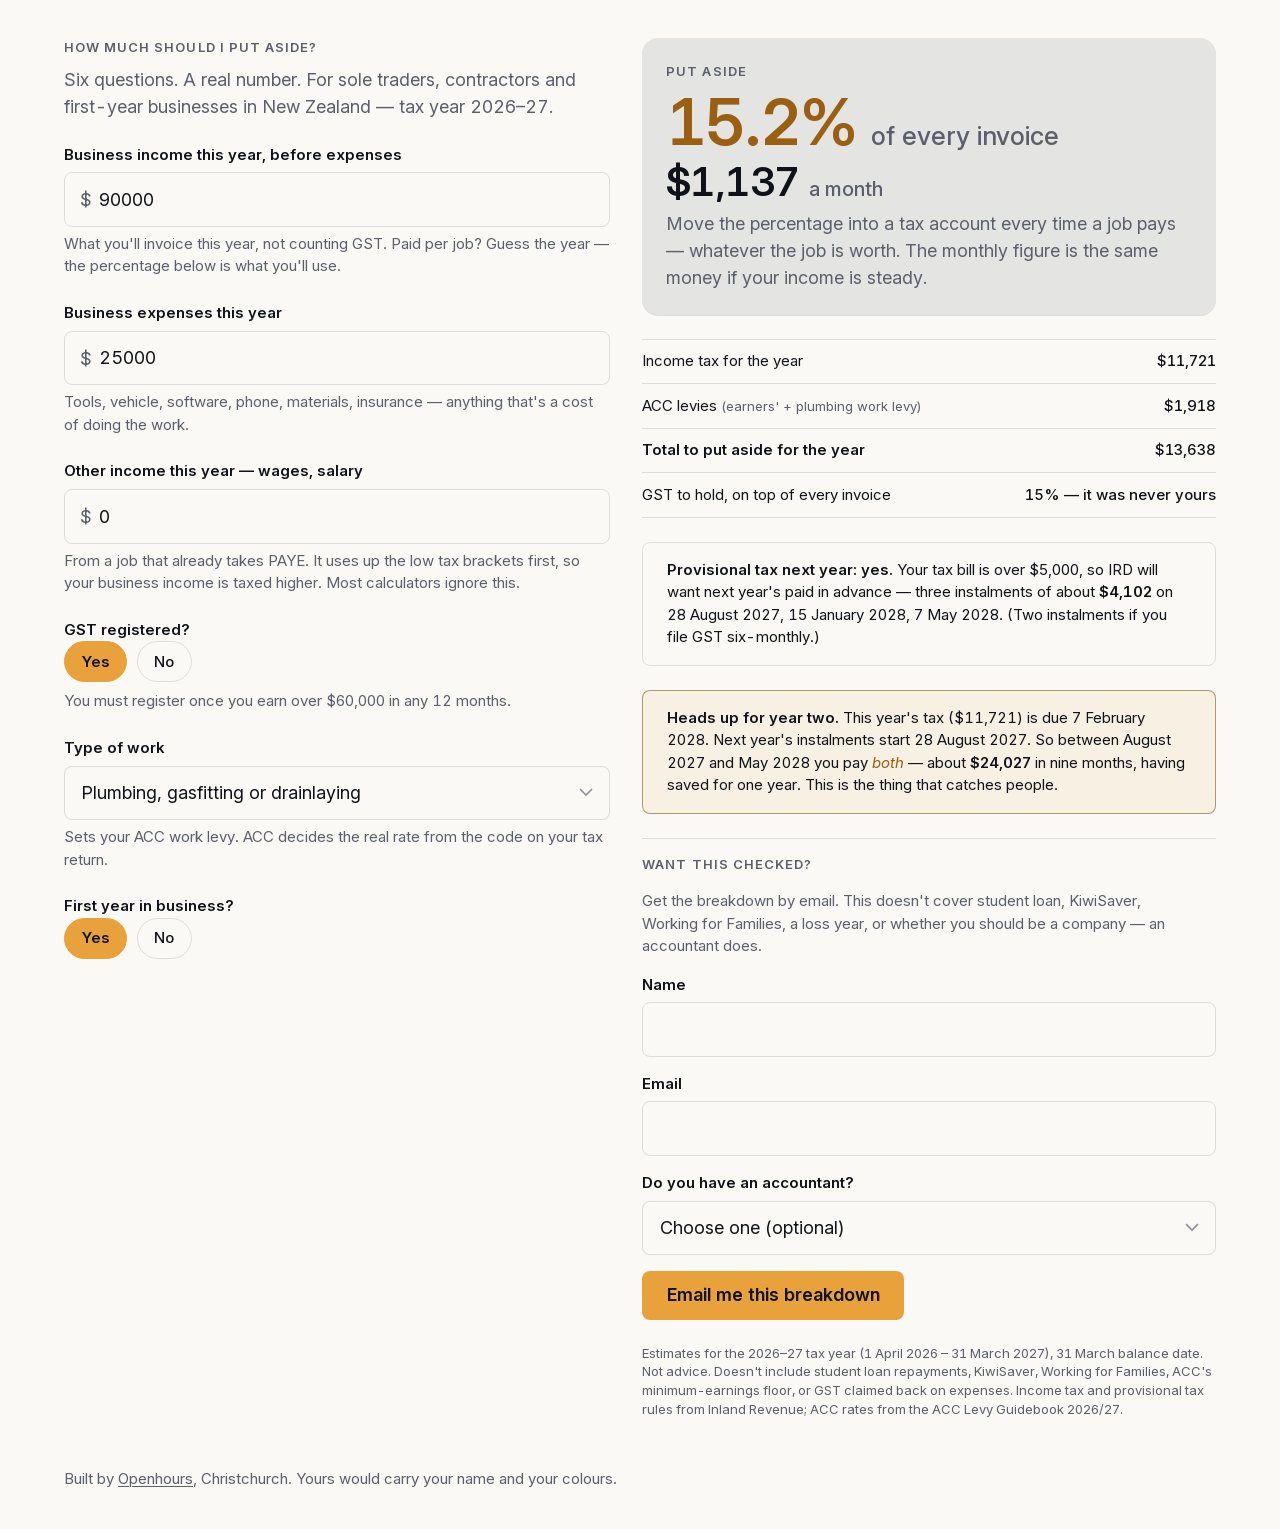
<file: tools/set-aside/index.html>
<!doctype html>
<html lang="en-NZ">
<head>
  <meta charset="utf-8">
  <meta name="viewport" content="width=device-width, initial-scale=1">
  <title>How much should I put aside? — the Set-Aside Calculator by Openhours</title>
  <meta name="description" content="A 60-second calculator for New Zealand sole traders and contractors: how much tax and ACC to put aside each month and from every invoice, and whether provisional tax is coming.">
  <meta name="robots" content="noindex">
  <link rel="canonical" href="https://openhours-nz.github.io/tools/set-aside/">
  <meta property="og:type" content="website">
  <meta property="og:site_name" content="Openhours">
  <meta property="og:title" content="How much should I put aside? — the Set-Aside Calculator">
  <meta property="og:description" content="Six questions. A real number. Tax and ACC to put aside, per month and per invoice, for NZ sole traders.">
  <meta property="og:url" content="https://openhours-nz.github.io/tools/set-aside/">
  <meta property="og:image" content="https://openhours-nz.github.io/og.png">
  <meta name="theme-color" content="#FAF9F6">
  <link rel="icon" href="/favicon.svg" type="image/svg+xml">
  <link rel="apple-touch-icon" href="/apple-touch-icon.png">
  <link rel="stylesheet" href="/styles.css">
  <script src="/tools/set-aside/set-aside.js" defer></script>
  <style>
    /* This page is the tool and nothing else — it's what gets framed into a client's site. */
    body { padding: clamp(1rem, 3vw, 2.5rem) var(--gutter); }
    .credit { margin-top: var(--s-6); font-size: var(--text-small); color: var(--fg-muted); }
    .credit a { color: inherit; }
  </style>
</head>
<body>
<main id="main" class="container" style="padding-inline: 0">
  <div data-tool="set-aside" data-endpoint=""></div>
  <p class="credit">Built by <a href="https://openhours-nz.github.io/">Openhours</a>, Christchurch. Yours would carry your name and your colours.</p>
</main>
</body>
</html>
</file>
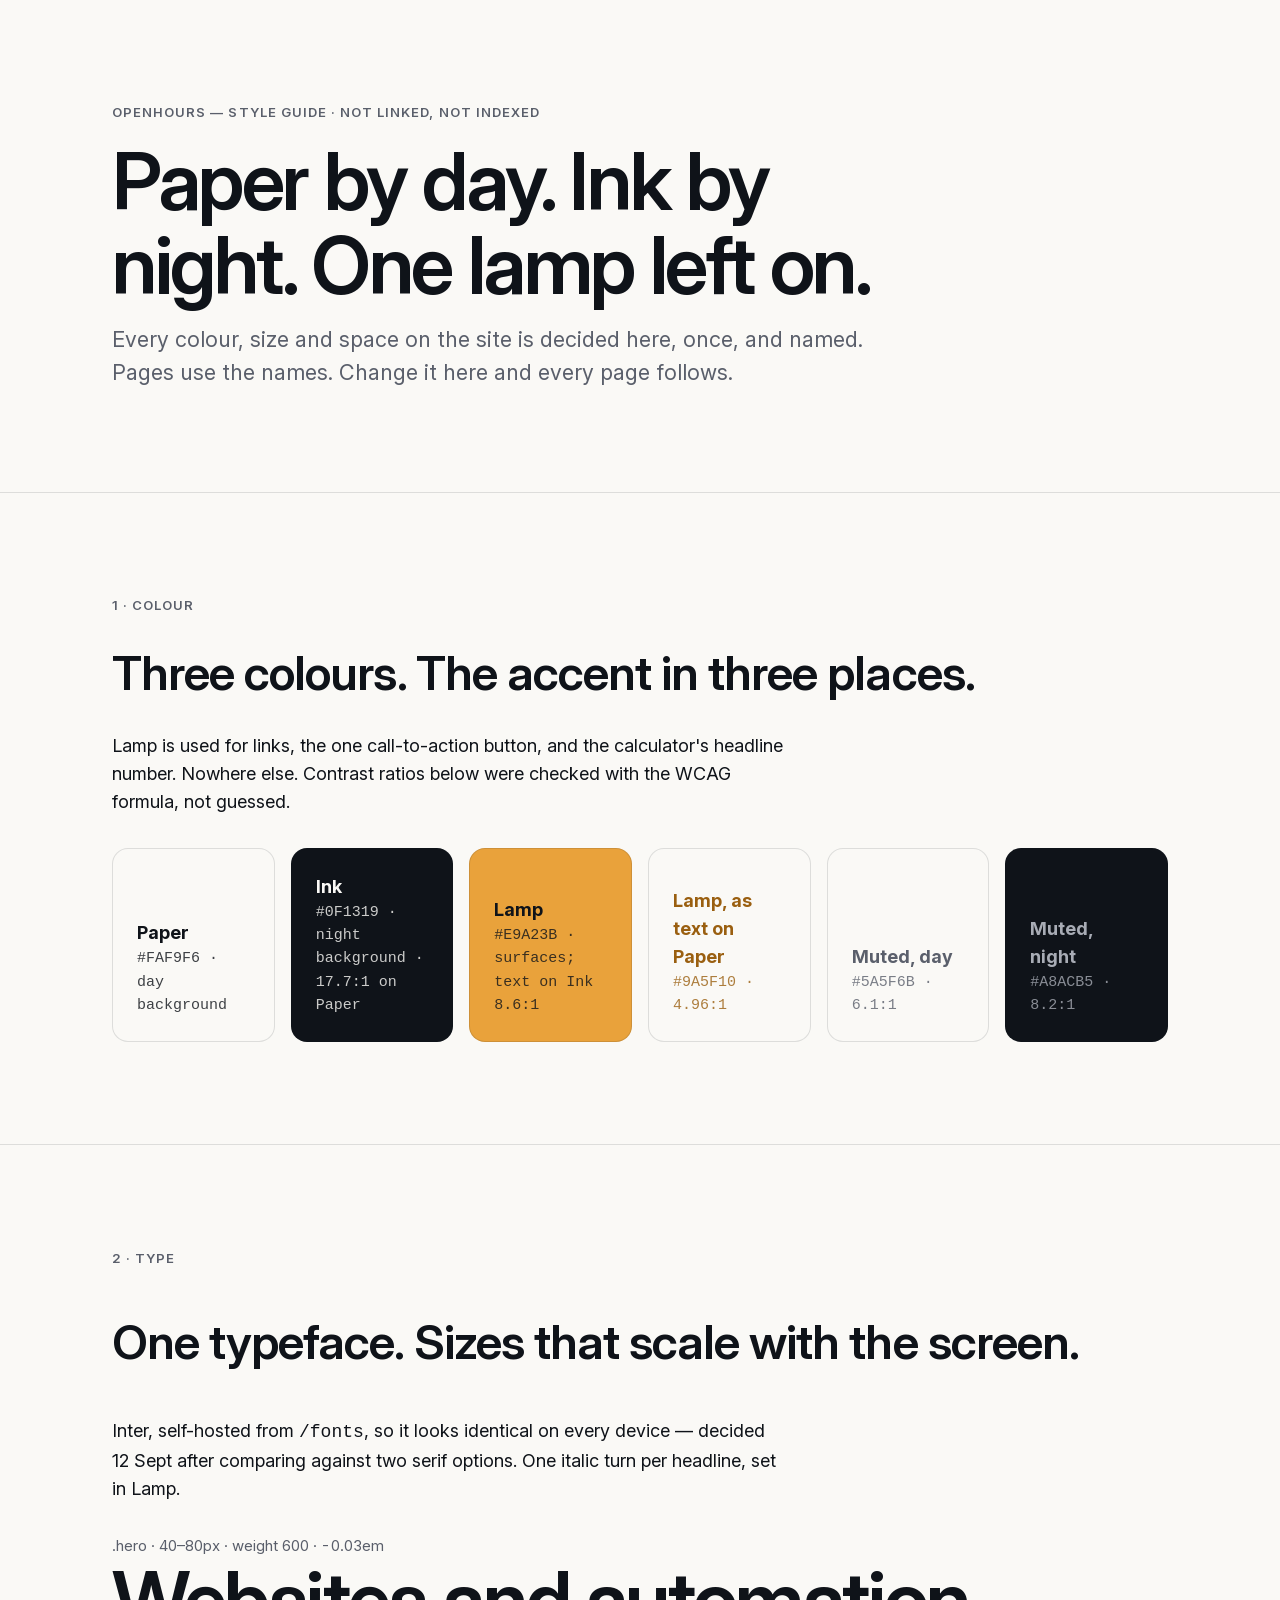
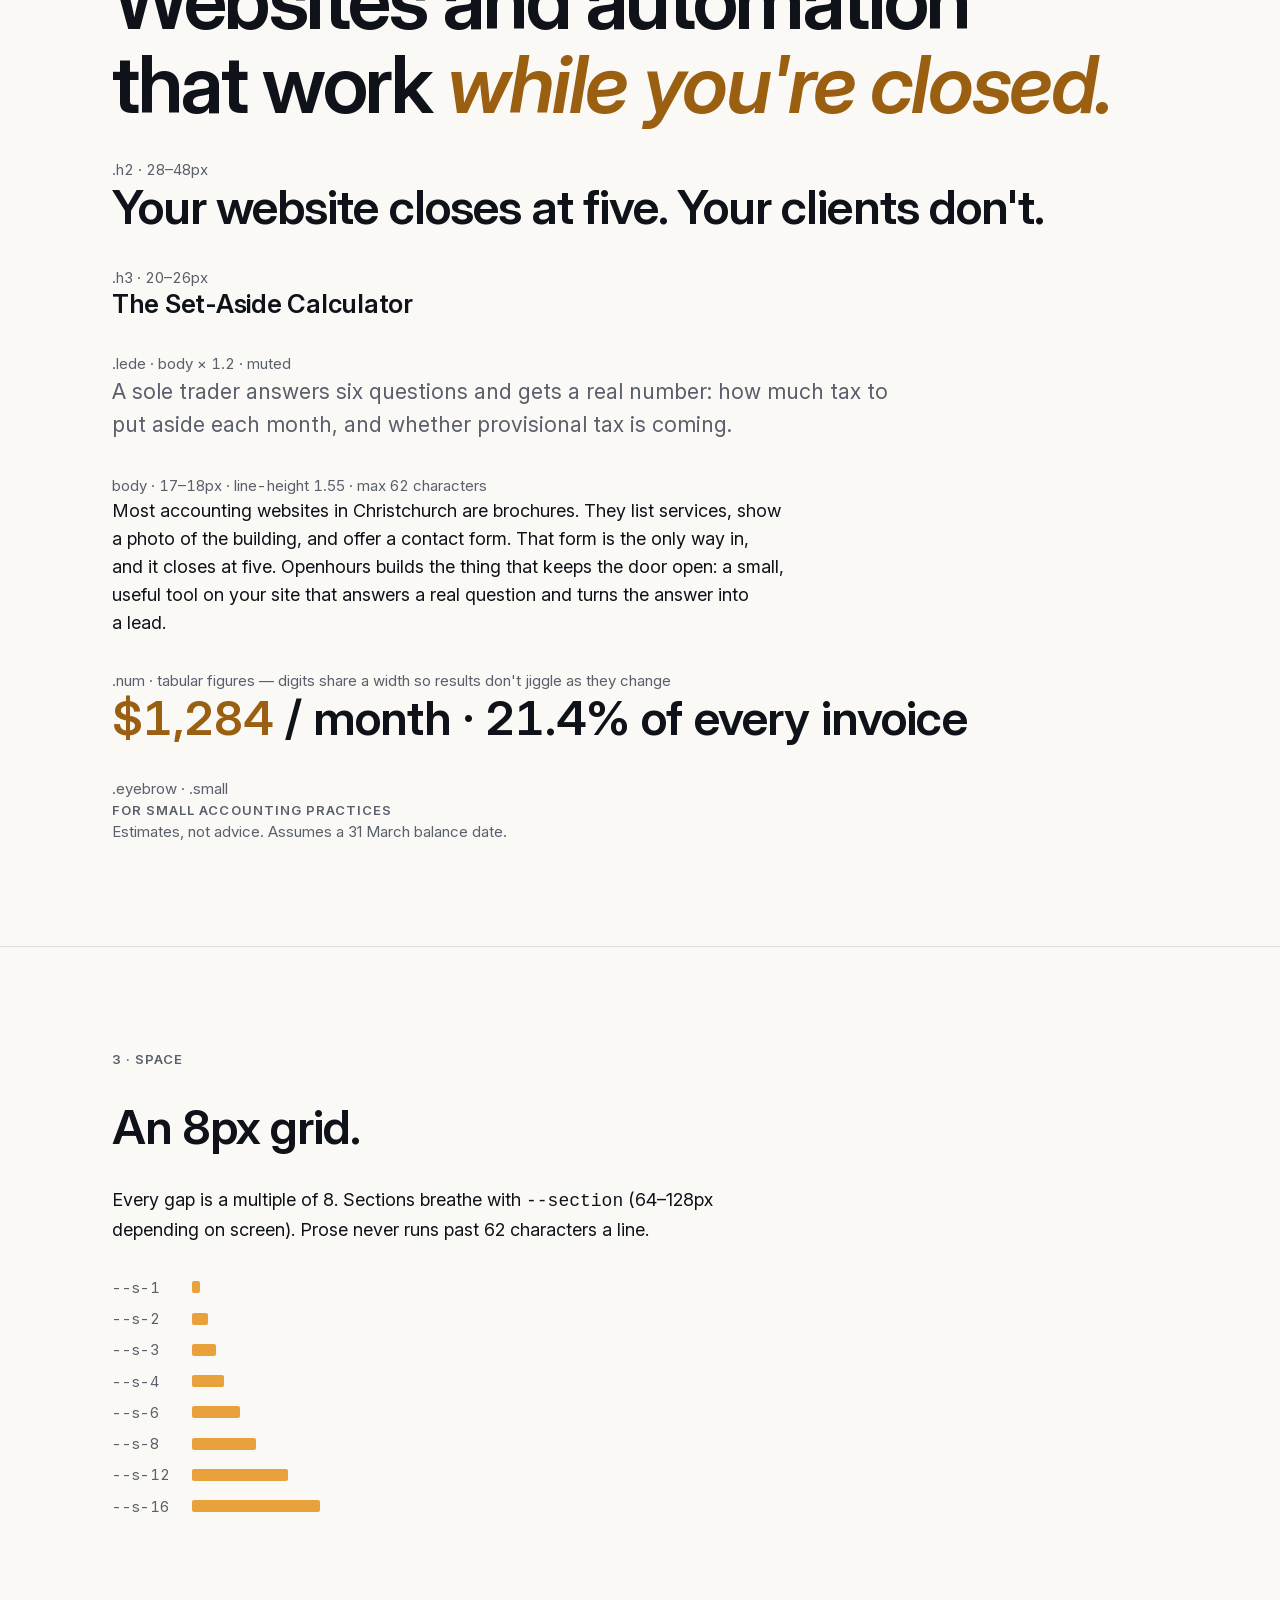
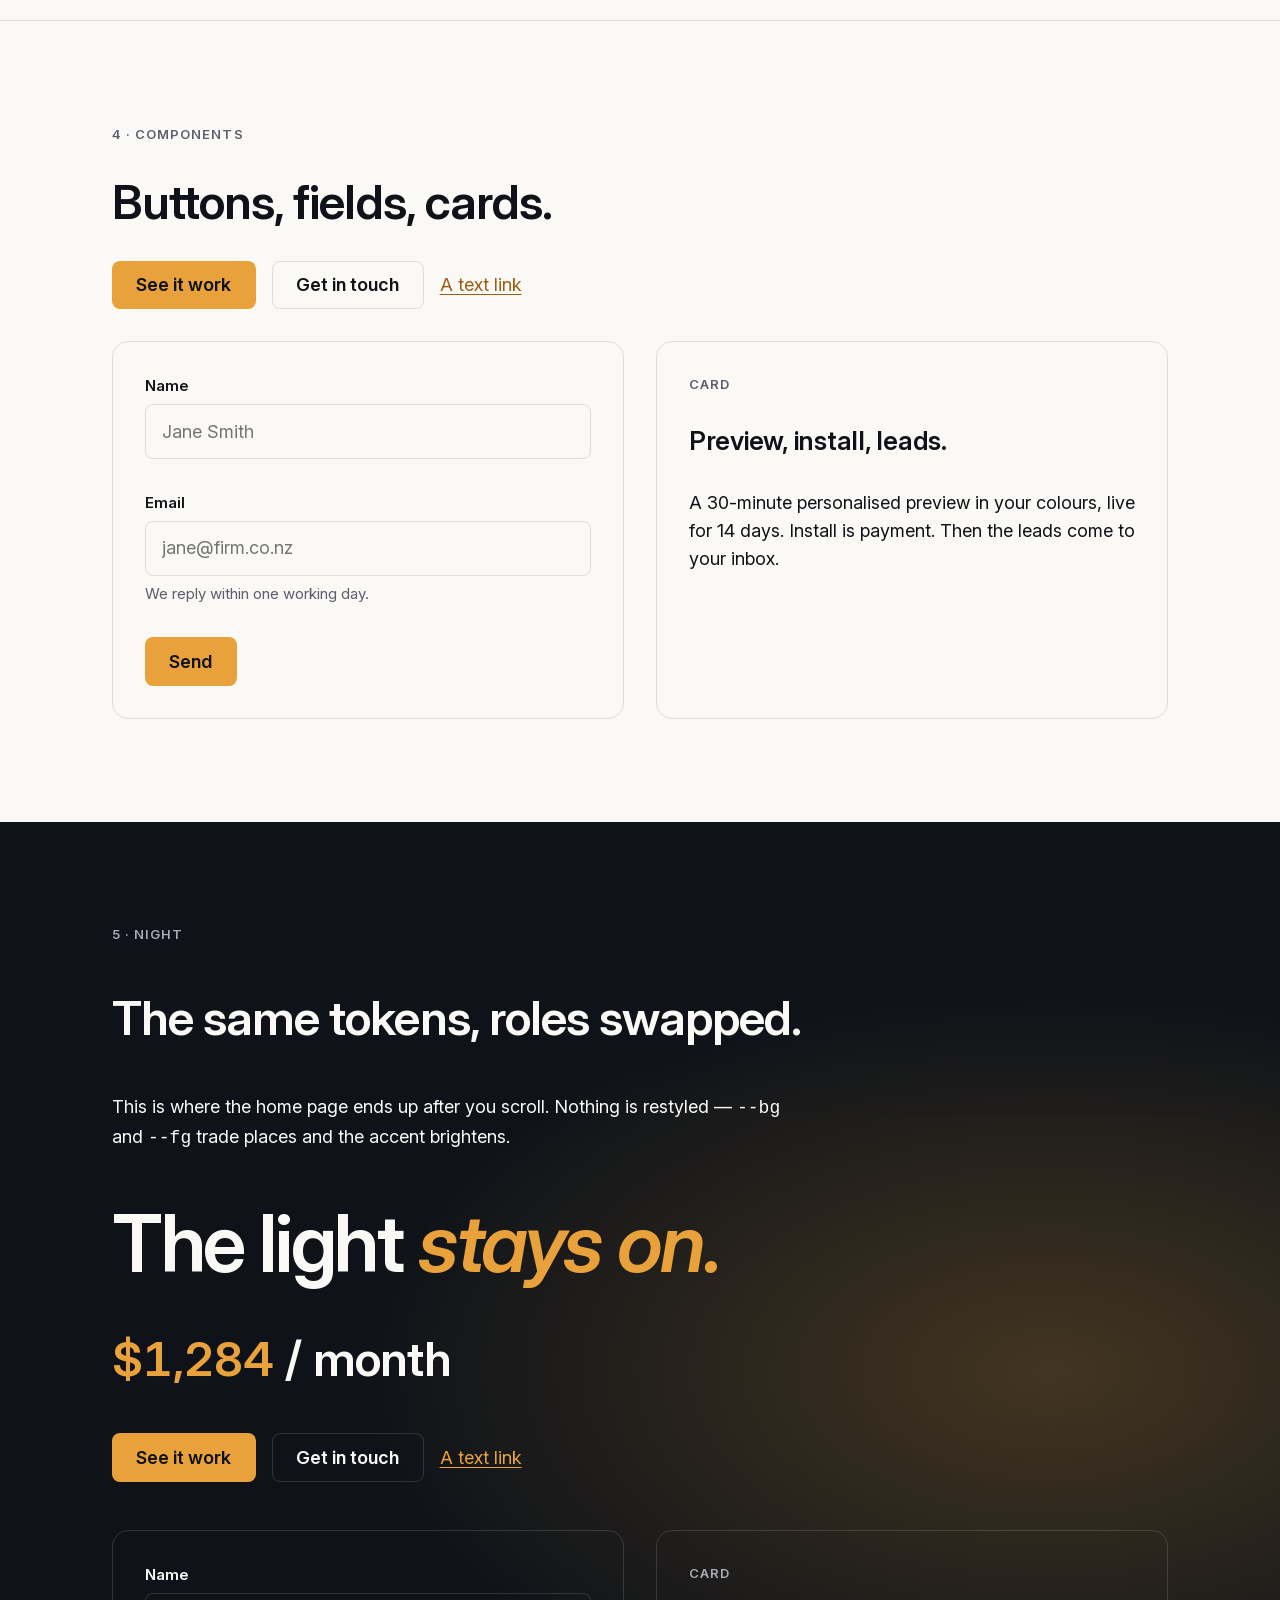
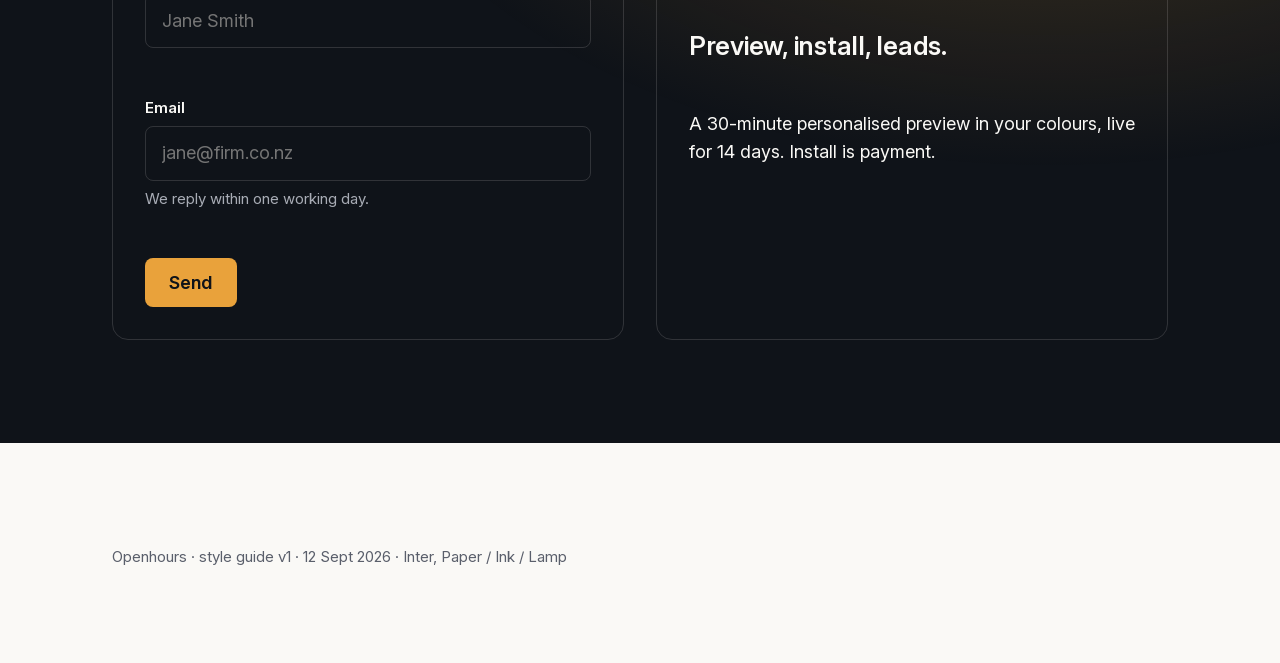
<file: styleguide.html>
<!doctype html>
<html lang="en-NZ">
<head>
  <meta charset="utf-8">
  <meta name="viewport" content="width=device-width, initial-scale=1">
  <title>Openhours — style guide</title>
  <meta name="robots" content="noindex">
  <link rel="stylesheet" href="styles.css">
  <style>
    /* Only the style guide needs these — not part of the site. */
    .sg-swatches { display: grid; gap: var(--s-2); grid-template-columns: repeat(auto-fit, minmax(10rem, 1fr)); }
    .sg-swatch { border-radius: var(--radius-lg); padding: var(--s-3); min-height: 8rem; display: flex; flex-direction: column; justify-content: flex-end; border: 1px solid var(--line); }
    .sg-swatch code { font-size: var(--text-small); opacity: 0.8; }
    .sg-scale { display: grid; gap: var(--s-1); }
    .sg-scale > div { display: flex; align-items: center; gap: var(--s-2); }
    .sg-scale > div > span:first-child { width: 4rem; font-size: var(--text-small); color: var(--fg-muted); font-variant-numeric: tabular-nums; }
    .sg-scale > div > span:last-child { background: var(--accent-surface); height: 0.75rem; border-radius: 2px; }
    .sg-row { display: flex; flex-wrap: wrap; gap: var(--s-2); align-items: center; }
    .sg-label { font-size: var(--text-small); color: var(--fg-muted); font-variant-numeric: tabular-nums; }
  </style>
</head>
<body>

<header class="container section flow">
  <p class="eyebrow">Openhours — style guide · not linked, not indexed</p>
  <h1 class="hero">Paper by day. Ink by night. One lamp left on.</h1>
  <p class="lede">Every colour, size and space on the site is decided here, once, and named. Pages use the names. Change it here and every page follows.</p>
</header>

<hr class="rule">

<section class="container section flow" style="--flow: var(--s-4)">
  <div class="flow">
    <p class="eyebrow">1 · Colour</p>
    <h2 class="h2">Three colours. The accent in three places.</h2>
    <p class="prose">Lamp is used for links, the one call-to-action button, and the calculator's headline number. Nowhere else. Contrast ratios below were checked with the WCAG formula, not guessed.</p>
  </div>
  <div class="sg-swatches">
    <div class="sg-swatch" style="background: var(--paper); color: var(--ink)"><strong>Paper</strong><code>#FAF9F6 · day background</code></div>
    <div class="sg-swatch" style="background: var(--ink); color: var(--paper)"><strong>Ink</strong><code>#0F1319 · night background · 17.7:1 on Paper</code></div>
    <div class="sg-swatch" style="background: var(--lamp); color: var(--ink)"><strong>Lamp</strong><code>#E9A23B · surfaces; text on Ink 8.6:1</code></div>
    <div class="sg-swatch" style="background: var(--paper); color: var(--lamp-ink)"><strong>Lamp, as text on Paper</strong><code>#9A5F10 · 4.96:1</code></div>
    <div class="sg-swatch" style="background: var(--paper); color: #5A5F6B"><strong>Muted, day</strong><code>#5A5F6B · 6.1:1</code></div>
    <div class="sg-swatch" style="background: var(--ink); color: #A8ACB5"><strong>Muted, night</strong><code>#A8ACB5 · 8.2:1</code></div>
  </div>
</section>

<hr class="rule">

<section class="container section flow" style="--flow: var(--s-6)">
  <div class="flow">
    <p class="eyebrow">2 · Type</p>
    <h2 class="h2">One typeface. Sizes that scale with the screen.</h2>
    <p class="prose">Inter, self-hosted from <code>/fonts</code>, so it looks identical on every device — decided 12 Sept after comparing against two serif options. One italic turn per headline, set in Lamp.</p>
  </div>
  <div class="flow" style="--flow: var(--s-4)">
    <div><p class="sg-label">.hero · 40–80px · weight 600 · -0.03em</p><p class="hero">Websites and automation that work <em>while you're closed.</em></p></div>
    <div><p class="sg-label">.h2 · 28–48px</p><p class="h2">Your website closes at five. Your clients don't.</p></div>
    <div><p class="sg-label">.h3 · 20–26px</p><p class="h3">The Set-Aside Calculator</p></div>
    <div><p class="sg-label">.lede · body × 1.2 · muted</p><p class="lede">A sole trader answers six questions and gets a real number: how much tax to put aside each month, and whether provisional tax is coming.</p></div>
    <div><p class="sg-label">body · 17–18px · line-height 1.55 · max 62 characters</p><p class="prose">Most accounting websites in Christchurch are brochures. They list services, show a photo of the building, and offer a contact form. That form is the only way in, and it closes at five. Openhours builds the thing that keeps the door open: a small, useful tool on your site that answers a real question and turns the answer into a lead.</p></div>
    <div><p class="sg-label">.num · tabular figures — digits share a width so results don't jiggle as they change</p><p class="h2 num"><span class="accent">$1,284</span> / month · 21.4% of every invoice</p></div>
    <div><p class="sg-label">.eyebrow · .small</p><p class="eyebrow">For small accounting practices</p><p class="small">Estimates, not advice. Assumes a 31 March balance date.</p></div>
  </div>
</section>

<hr class="rule">

<section class="container section flow" style="--flow: var(--s-4)">
  <div class="flow">
    <p class="eyebrow">3 · Space</p>
    <h2 class="h2">An 8px grid.</h2>
    <p class="prose">Every gap is a multiple of 8. Sections breathe with <code>--section</code> (64–128px depending on screen). Prose never runs past 62 characters a line.</p>
  </div>
  <div class="sg-scale">
    <div><span>--s-1</span><span style="width: 0.5rem"></span></div>
    <div><span>--s-2</span><span style="width: 1rem"></span></div>
    <div><span>--s-3</span><span style="width: 1.5rem"></span></div>
    <div><span>--s-4</span><span style="width: 2rem"></span></div>
    <div><span>--s-6</span><span style="width: 3rem"></span></div>
    <div><span>--s-8</span><span style="width: 4rem"></span></div>
    <div><span>--s-12</span><span style="width: 6rem"></span></div>
    <div><span>--s-16</span><span style="width: 8rem"></span></div>
  </div>
</section>

<hr class="rule">

<section class="container section flow" style="--flow: var(--s-4)">
  <div class="flow">
    <p class="eyebrow">4 · Components</p>
    <h2 class="h2">Buttons, fields, cards.</h2>
  </div>
  <div class="sg-row">
    <a class="btn btn--primary" href="#">See it work</a>
    <a class="btn btn--secondary" href="#">Get in touch</a>
    <a href="#">A text link</a>
  </div>
  <div class="grid">
    <form class="card flow" onsubmit="return false">
      <div class="field"><label for="sg-name">Name</label><input id="sg-name" type="text" placeholder="Jane Smith"></div>
      <div class="field"><label for="sg-email">Email</label><input id="sg-email" type="email" placeholder="jane@firm.co.nz"><p class="hint">We reply within one working day.</p></div>
      <button class="btn btn--primary" type="submit">Send</button>
    </form>
    <div class="card flow">
      <p class="eyebrow">Card</p>
      <p class="h3">Preview, install, leads.</p>
      <p>A 30-minute personalised preview in your colours, live for 14 days. Install is payment. Then the leads come to your inbox.</p>
    </div>
  </div>
</section>

<section class="surface section glow" data-theme="night">
  <div class="container flow" style="--flow: var(--s-6)">
    <div class="flow">
      <p class="eyebrow">5 · Night</p>
      <h2 class="h2">The same tokens, roles swapped.</h2>
      <p class="prose">This is where the home page ends up after you scroll. Nothing is restyled — <code>--bg</code> and <code>--fg</code> trade places and the accent brightens.</p>
    </div>
    <p class="hero">The light <em>stays on.</em></p>
    <p class="h2 num"><span class="accent">$1,284</span> / month</p>
    <div class="sg-row">
      <a class="btn btn--primary" href="#">See it work</a>
      <a class="btn btn--secondary" href="#">Get in touch</a>
      <a href="#">A text link</a>
    </div>
    <div class="grid">
      <form class="card flow" onsubmit="return false">
        <div class="field"><label for="sg-name2">Name</label><input id="sg-name2" type="text" placeholder="Jane Smith"></div>
        <div class="field"><label for="sg-email2">Email</label><input id="sg-email2" type="email" placeholder="jane@firm.co.nz"><p class="hint">We reply within one working day.</p></div>
        <button class="btn btn--primary" type="submit">Send</button>
      </form>
      <div class="card flow">
        <p class="eyebrow">Card</p>
        <p class="h3">Preview, install, leads.</p>
        <p>A 30-minute personalised preview in your colours, live for 14 days. Install is payment.</p>
      </div>
    </div>
  </div>
</section>

<footer class="container section small">
  Openhours · style guide v1 · 12 Sept 2026 · Inter, Paper / Ink / Lamp
</footer>

</body>
</html>
</file>
<file: styles.css>
/* ============================================================
   Openhours — styles.css
   One stylesheet for the whole site. Sections:
   1 tokens · 2 base · 3 type · 4 layout · 5 components · 6 motion
   The idea behind the palette: paper by day, ink by night,
   and one lamp left on after hours.
   ============================================================ */

/* ---------- 0. FONT — Inter, self-hosted, one variable file per style ---------- */
@font-face {
  font-family: "Inter";
  src: url("/fonts/InterVariable.woff2") format("woff2");
  font-weight: 100 900;
  font-style: normal;
  font-display: swap;
}
@font-face {
  font-family: "Inter";
  src: url("/fonts/InterVariable-Italic.woff2") format("woff2");
  font-weight: 100 900;
  font-style: italic;
  font-display: swap;
}

/* ---------- 1. TOKENS — every decision, made once, named ---------- */
:root {
  /* palette (raw colours — pages never use these directly) */
  --paper:    #FAF9F6;   /* warm off-white */
  --ink:      #0F1319;   /* blue-black, not pure black */
  --lamp:     #E9A23B;   /* amber — as a SURFACE, or as text on ink */
  --lamp-ink: #9A5F10;   /* amber as TEXT on paper (4.96:1, passes AA) */

  /* roles (what pages actually use — swap these to switch day/night) */
  --bg:             var(--paper);
  --fg:             var(--ink);
  --fg-muted:       #5A5F6B;
  --accent:         var(--lamp-ink);
  --accent-surface: var(--lamp);
  --on-accent:      var(--ink);
  --line:           rgb(15 19 25 / 0.12);

  /* type — fluid: the middle value scales with the viewport, clamped at both ends */
  --font-sans: "Inter", -apple-system, BlinkMacSystemFont, "Segoe UI", Roboto, "Helvetica Neue", Arial, sans-serif;
  --text-hero:  clamp(2.5rem, 1.5rem + 4.5vw, 5rem);       /* 40px → 80px */
  --text-h2:    clamp(1.75rem, 1.25rem + 2.25vw, 3rem);    /* 28px → 48px */
  --text-h3:    clamp(1.25rem, 1.125rem + 0.6vw, 1.625rem);/* 20px → 26px */
  --text-body:  clamp(1.0625rem, 1rem + 0.25vw, 1.125rem); /* 17px → 18px */
  --text-small: 0.9375rem;                                  /* 15px */
  --leading-tight: 1.05;
  --leading-snug:  1.2;
  --leading-body:  1.55;

  /* spacing — an 8px grid. --s-2 = 16px, --s-4 = 32px, and so on */
  --s-1: 0.5rem;  --s-2: 1rem;  --s-3: 1.5rem;  --s-4: 2rem;
  --s-6: 3rem;    --s-8: 4rem;  --s-12: 6rem;   --s-16: 8rem;
  --section:   clamp(4rem, 8vw, 8rem);        /* vertical padding of a page section */
  --gutter:    clamp(1.25rem, 4vw, 3rem);     /* side padding */
  --container: 72rem;                          /* 1152px max content width */
  --measure:   62ch;                           /* max line length for prose */

  --radius:    0.5rem;
  --radius-lg: 1rem;
  --ease: cubic-bezier(0.2, 0.7, 0.2, 1);
  --dur:  400ms;
}

/* Night: same tokens, roles swapped. Put data-theme="night" on any element. */
[data-theme="night"] {
  --bg:       var(--ink);
  --fg:       var(--paper);
  --fg-muted: #A8ACB5;
  --accent:   var(--lamp);
  --line:     rgb(250 249 246 / 0.14);
}

/* ---------- 2. BASE ---------- */
*, *::before, *::after { box-sizing: border-box; }
html { -webkit-text-size-adjust: 100%; scroll-behavior: smooth; }
body {
  margin: 0;
  background: var(--bg);
  color: var(--fg);
  font-family: var(--font-sans);
  font-size: var(--text-body);
  line-height: var(--leading-body);
  -webkit-font-smoothing: antialiased;
  text-rendering: optimizeLegibility;
}
h1, h2, h3, h4, p, ul, ol, figure { margin: 0; }
img, svg { max-width: 100%; height: auto; display: block; }
a { color: var(--accent); text-decoration-thickness: 1px; text-underline-offset: 0.15em; }
a:hover { text-decoration-thickness: 2px; }
:focus-visible { outline: 2px solid var(--accent); outline-offset: 3px; }
::selection { background: var(--accent-surface); color: var(--on-accent); }
.surface { background: var(--bg); color: var(--fg); }   /* a block that paints its own theme */
/* The lamp, as a lamp. The glow lives on a ::before layer that fades itself out before it reaches the
   top and bottom edges (mask), so a big soft ellipse can never be clipped into a hard line. */
.glow, .glow-day { position: relative; isolation: isolate; }
.glow { background: var(--bg); }
.glow::before, .glow-day::before {
  content: ""; position: absolute; inset: 0; z-index: -1; pointer-events: none;
  -webkit-mask-image: linear-gradient(to bottom, transparent, #000 25%, #000 75%, transparent);
          mask-image: linear-gradient(to bottom, transparent, #000 25%, #000 75%, transparent);
}
.glow::before     { background: radial-gradient(70rem 40rem at 82% 45%, rgb(233 162 59 / 0.24), transparent 62%); }
.glow-day::before { background: radial-gradient(70rem 40rem at 90% 30%, rgb(233 162 59 / 0.16), transparent 62%); }

/* ---------- 3. TYPE ---------- */
.hero   { font-size: var(--text-hero); line-height: var(--leading-tight); letter-spacing: -0.03em; font-weight: 600; text-wrap: balance; }
.h2     { font-size: var(--text-h2);   line-height: 1.1;                   letter-spacing: -0.02em; font-weight: 600; text-wrap: balance; }
.h3     { font-size: var(--text-h3);   line-height: var(--leading-snug);   letter-spacing: -0.01em; font-weight: 600; }
.lede   { font-size: calc(var(--text-body) * 1.2); color: var(--fg-muted); max-width: var(--measure); text-wrap: pretty; }
.small  { font-size: var(--text-small); color: var(--fg-muted); }
.eyebrow{ font-size: 0.8125rem; letter-spacing: 0.08em; text-transform: uppercase; font-weight: 600; color: var(--fg-muted); }
.num    { font-variant-numeric: tabular-nums; }   /* digits all the same width — numbers don't jiggle */
.accent { color: var(--accent); }
.hero em, .h2 em { font-style: italic; color: var(--accent); }   /* the one turn per headline, in Lamp */

/* ---------- 4. LAYOUT ---------- */
.container { max-width: var(--container); margin-inline: auto; padding-inline: var(--gutter); }
.section   { padding-block: var(--section); }
.prose     { max-width: var(--measure); text-wrap: pretty; }
.flow > * + * { margin-top: var(--flow, var(--s-2)); }   /* vertical rhythm: space BETWEEN children only */
.grid { display: grid; gap: var(--s-4); grid-template-columns: repeat(auto-fit, minmax(min(100%, 18rem), 1fr)); }

/* ---------- 5. COMPONENTS ---------- */
.btn {
  display: inline-flex; align-items: center; gap: 0.5em;
  padding: 0.8em 1.3em; border-radius: var(--radius);
  font: inherit; font-weight: 600; line-height: 1;
  text-decoration: none; border: 1px solid transparent; cursor: pointer;
  transition: background-color 150ms var(--ease), border-color 150ms var(--ease), transform 150ms var(--ease);
}
.btn:active { transform: translateY(1px); }
.btn--primary   { background: var(--accent-surface); color: var(--on-accent); }
.btn--primary:hover { background: color-mix(in oklab, var(--accent-surface) 86%, var(--ink)); }
.btn--secondary { background: transparent; color: var(--fg); border-color: var(--line); }
.btn--secondary:hover { border-color: var(--fg); }

.field { display: grid; gap: 0.4rem; }
.field label { font-weight: 600; font-size: var(--text-small); }
.field input, .field textarea, .field select {
  font: inherit; color: var(--fg); background: transparent;
  border: 1px solid var(--line); border-radius: var(--radius);
  padding: 0.7em 0.9em; width: 100%;
}
.field input:focus, .field textarea:focus, .field select:focus {
  outline: none; border-color: var(--fg);
  box-shadow: 0 0 0 3px color-mix(in oklab, var(--accent-surface) 35%, transparent);
}
.field .hint { font-size: var(--text-small); color: var(--fg-muted); }
.hp { position: absolute; left: -9999px; width: 1px; height: 1px; overflow: hidden; }   /* honeypot: humans never see it, bots fill it */
.form-status:empty { display: none; }

.card {
  border: 1px solid var(--line); border-radius: var(--radius-lg); padding: var(--s-4);
  position: relative; overflow: hidden; isolation: isolate;
  transition: transform 350ms var(--ease), border-color 350ms var(--ease), box-shadow 350ms var(--ease);
}
/* A lamp-coloured spotlight that follows the cursor (main.js sets --mx/--my). Invisible until hover. */
.card::after {
  content: ""; position: absolute; inset: 0; z-index: -1; opacity: 0; pointer-events: none;
  background: radial-gradient(22rem 22rem at var(--mx, 50%) var(--my, 50%), rgb(233 162 59 / 0.14), transparent 60%);
  transition: opacity 350ms var(--ease);
}
@media (hover: hover) and (prefers-reduced-motion: no-preference) {
  .card:hover { transform: translateY(-4px); border-color: color-mix(in oklab, var(--accent) 45%, var(--line)); box-shadow: 0 24px 48px -28px rgb(15 19 25 / 0.45); }
  .card:hover::after { opacity: 1; }
}
.rule { border: 0; border-top: 1px solid var(--line); margin: 0; }

/* ---------- 6. MOTION — off for anyone who asked for it off ---------- */
@media (prefers-reduced-motion: reduce) {
  html { scroll-behavior: auto; }
  *, *::before, *::after { animation: none !important; transition: none !important; }
}

/* ---------- 7. SITE CHROME — nav, footer, skip link ---------- */
.skip { position: absolute; left: -999px; top: var(--s-2); background: var(--accent-surface); color: var(--on-accent); padding: 0.6em 1em; border-radius: var(--radius); z-index: 10; }
.skip:focus { left: var(--s-2); }

.nav { display: flex; align-items: center; justify-content: space-between; gap: var(--s-3); flex-wrap: wrap; padding-block: var(--s-3); }
.wordmark { font-weight: 600; letter-spacing: -0.02em; color: var(--fg); text-decoration: none; font-size: 1.125rem; }
.nav ul { list-style: none; margin: 0; padding: 0; display: flex; gap: var(--s-3); align-items: center; flex-wrap: wrap; }
.nav a:not(.wordmark):not(.btn) { color: var(--fg-muted); text-decoration: none; font-size: var(--text-small); font-weight: 500; }
.nav a:not(.wordmark):not(.btn):hover { color: var(--fg); }
/* :not(.btn) is only there to match the specificity of the rule above, so this one (later) wins */
.nav a:not(.btn)[aria-current="page"] { color: var(--fg); text-decoration: underline; text-underline-offset: 0.35em; text-decoration-thickness: 1.5px; }
.nav .btn { padding: 0.6em 1em; font-size: var(--text-small); }

.footer { border-top: 1px solid var(--line); padding-block: var(--s-6); font-size: var(--text-small); color: var(--fg-muted); }
.footer .row { display: flex; justify-content: space-between; gap: var(--s-3); flex-wrap: wrap; align-items: baseline; }
.footer a { color: inherit; }
.footer ul { list-style: none; margin: 0; padding: 0; display: flex; gap: var(--s-3); flex-wrap: wrap; }

.page-title { padding-block: var(--section) var(--s-6); }
.slot { border: 1px dashed var(--line); border-radius: var(--radius-lg); padding: var(--s-6); text-align: center; color: var(--fg-muted); }   /* scaffolding: where a real thing goes; removed when it does */
.steps { counter-reset: step; }
.steps > * { counter-increment: step; }
.steps > * > .eyebrow::before { content: counter(step, decimal-leading-zero) " · "; }

/* ---------- 8. MOTION, FOR REAL — arrivals, and day→night ---------- */
/* Arrivals. Only when JS is running (html.js) and the visitor hasn't asked for reduced motion. */
@media (prefers-reduced-motion: no-preference) {
  html.js main section > :not(.container):not([data-stagger]),
  html.js main section > .container > :not([data-stagger]),
  html.js main [data-stagger] > * {
    transition: opacity var(--dur) var(--ease), transform var(--dur) var(--ease);
    transition-delay: calc(var(--i, 0) * 70ms);
  }
  html.js main section > :not(.container):not([data-stagger]):not(.is-in),
  html.js main section > .container > :not([data-stagger]):not(.is-in),
  html.js main [data-stagger] > :not(.is-in) {
    opacity: 0; transform: translateY(14px);
  }
}

/* Day → night. The role tokens are registered as real colours so the browser can interpolate them,
   then animated on <html class="dusk"> (Home only) against the page's scroll position. No JavaScript. */
@property --bg       { syntax: "<color>"; inherits: true; initial-value: #FAF9F6; }
@property --fg       { syntax: "<color>"; inherits: true; initial-value: #0F1319; }
@property --fg-muted { syntax: "<color>"; inherits: true; initial-value: #5A5F6B; }
@property --accent   { syntax: "<color>"; inherits: true; initial-value: #9A5F10; }
@property --line     { syntax: "<color>"; inherits: true; initial-value: rgb(15 19 25 / 0.12); }

@keyframes dusk-bg {
  0%   { --bg: #FAF9F6; }   /* day: paper */
  38%  { --bg: #E6E6E8; }   /* late afternoon: paper going to a light grey */
  50%  { --bg: #2B2E33; }   /* dusk: dark grey — the mid-tones go by quickly, while the text is still dark */
  100% { --bg: #0F1319; }   /* night: ink */
}
@keyframes dusk-fg {
  /* Sequenced against dusk-bg. 40→48%: the ground passes through the mid-tones, so muted text and the accent
     DARKEN toward ink to stay readable (colours drain at dusk). 50→62%: on a now-dark ground, everything warms
     up through amber to paper — a filament coming on — so text is never the same tone as the ground for long. */
  0%, 40% { --fg: #0F1319; --fg-muted: #5A5F6B; --accent: #9A5F10; --line: rgb(15 19 25 / 0.12); }
  48%, 50%{ --fg: #0F1319; --fg-muted: #1A1E24; --accent: #3B2A10; --line: rgb(15 19 25 / 0.28); }
  55%     { --fg: #E9A23B; --fg-muted: #D9B27A; --accent: #E9A23B; --line: rgb(233 162 59 / 0.35); }
  62%     { --fg: #FAF9F6; --fg-muted: #E6E2DB; --accent: #E9A23B; --line: rgb(250 249 246 / 0.24); }
  100%    { --fg: #FAF9F6; --fg-muted: #A8ACB5; --accent: #E9A23B; --line: rgb(250 249 246 / 0.14); }
}
@supports (animation-timeline: scroll()) {
  @media (prefers-reduced-motion: no-preference) {
    html.dusk {
      /* Both run against the page's scroll (30%→72% of it). See the keyframes for the sequencing. */
      animation: dusk-bg linear both, dusk-fg linear both;
      animation-timeline: scroll(root), scroll(root);
      animation-range: 30% 72%, 30% 72%;
    }
  }
}

/* ---------- 9. HOME — hero, result card, stats ---------- */
.hero-section { min-height: min(86vh, 56rem); display: grid; align-content: center; }
/* .glow-day: see the glow block in §2 — same masked layer, daytime strength */
.hero-grid { display: grid; gap: var(--s-6); align-items: center; }
@media (min-width: 60rem) { .hero-grid { grid-template-columns: 1.15fr 0.85fr; gap: var(--s-8); } }

.result { --flow: var(--s-3); background: color-mix(in oklab, var(--bg) 92%, var(--fg)); box-shadow: 0 1px 0 var(--line), 0 24px 60px -30px rgb(15 19 25 / 0.35); }
@keyframes float { 0%, 100% { translate: 0 0; } 50% { translate: 0 -6px; } }
@media (prefers-reduced-motion: no-preference) { .result.is-in { animation: float 7s var(--ease) 1.2s infinite; } }
.result__big { font-size: clamp(2.75rem, 2rem + 3vw, 4rem); font-weight: 600; letter-spacing: -0.03em; line-height: 1; }
.result__unit { font-size: var(--text-h3); font-weight: 500; color: var(--fg-muted); letter-spacing: 0; }
.result__rows { list-style: none; margin: 0; padding: 0; border-top: 1px solid var(--line); }
.result__rows li { display: flex; justify-content: space-between; gap: var(--s-3); padding: 0.7em 0; border-bottom: 1px solid var(--line); font-size: var(--text-small); }
.result__rows li span:last-child { text-align: right; font-weight: 500; }

.stats > div { padding-block: var(--s-2); border-top: 1px solid var(--line); }
.stat { font-size: var(--text-hero); font-weight: 600; letter-spacing: -0.03em; line-height: 1; color: var(--accent); margin-bottom: var(--s-1); }

/* ---------- 10. WORK / SERVICES / ABOUT ---------- */
.findings { display: grid; gap: var(--s-2); }
.findings > div { display: grid; grid-template-columns: 5.5rem 1fr; gap: var(--s-3); align-items: baseline; padding-block: var(--s-2); border-top: 1px solid var(--line); }
.findings .stat { font-size: var(--text-h2); margin: 0; }
.table { width: 100%; border-collapse: collapse; font-size: var(--text-small); }
.table th, .table td { text-align: left; padding: 0.6em 0.8em 0.6em 0; border-bottom: 1px solid var(--line); vertical-align: top; }
.table th { font-weight: 600; color: var(--fg-muted); font-size: 0.8125rem; letter-spacing: 0.06em; text-transform: uppercase; }
.table .num { text-align: right; padding-right: 0; }
.offer { --flow: var(--s-3); }
.offer .h3 { display: flex; gap: var(--s-2); align-items: baseline; }
.offer .h3 .accent { font-variant-numeric: tabular-nums; }
.offer ul { padding-left: 1.2em; margin: 0; }
.offer li + li { margin-top: 0.35em; }
.faq dt { font-weight: 600; margin-top: var(--s-3); }
.faq dd { margin: 0.4em 0 0; color: var(--fg-muted); max-width: var(--measure); }
.photo { aspect-ratio: 4 / 5; max-width: 22rem; border-radius: var(--radius-lg); overflow: hidden; }
.about-grid { display: grid; gap: var(--s-6); align-items: start; }
@media (min-width: 60rem) { .about-grid { grid-template-columns: 22rem 1fr; gap: var(--s-8); } }
</file>
